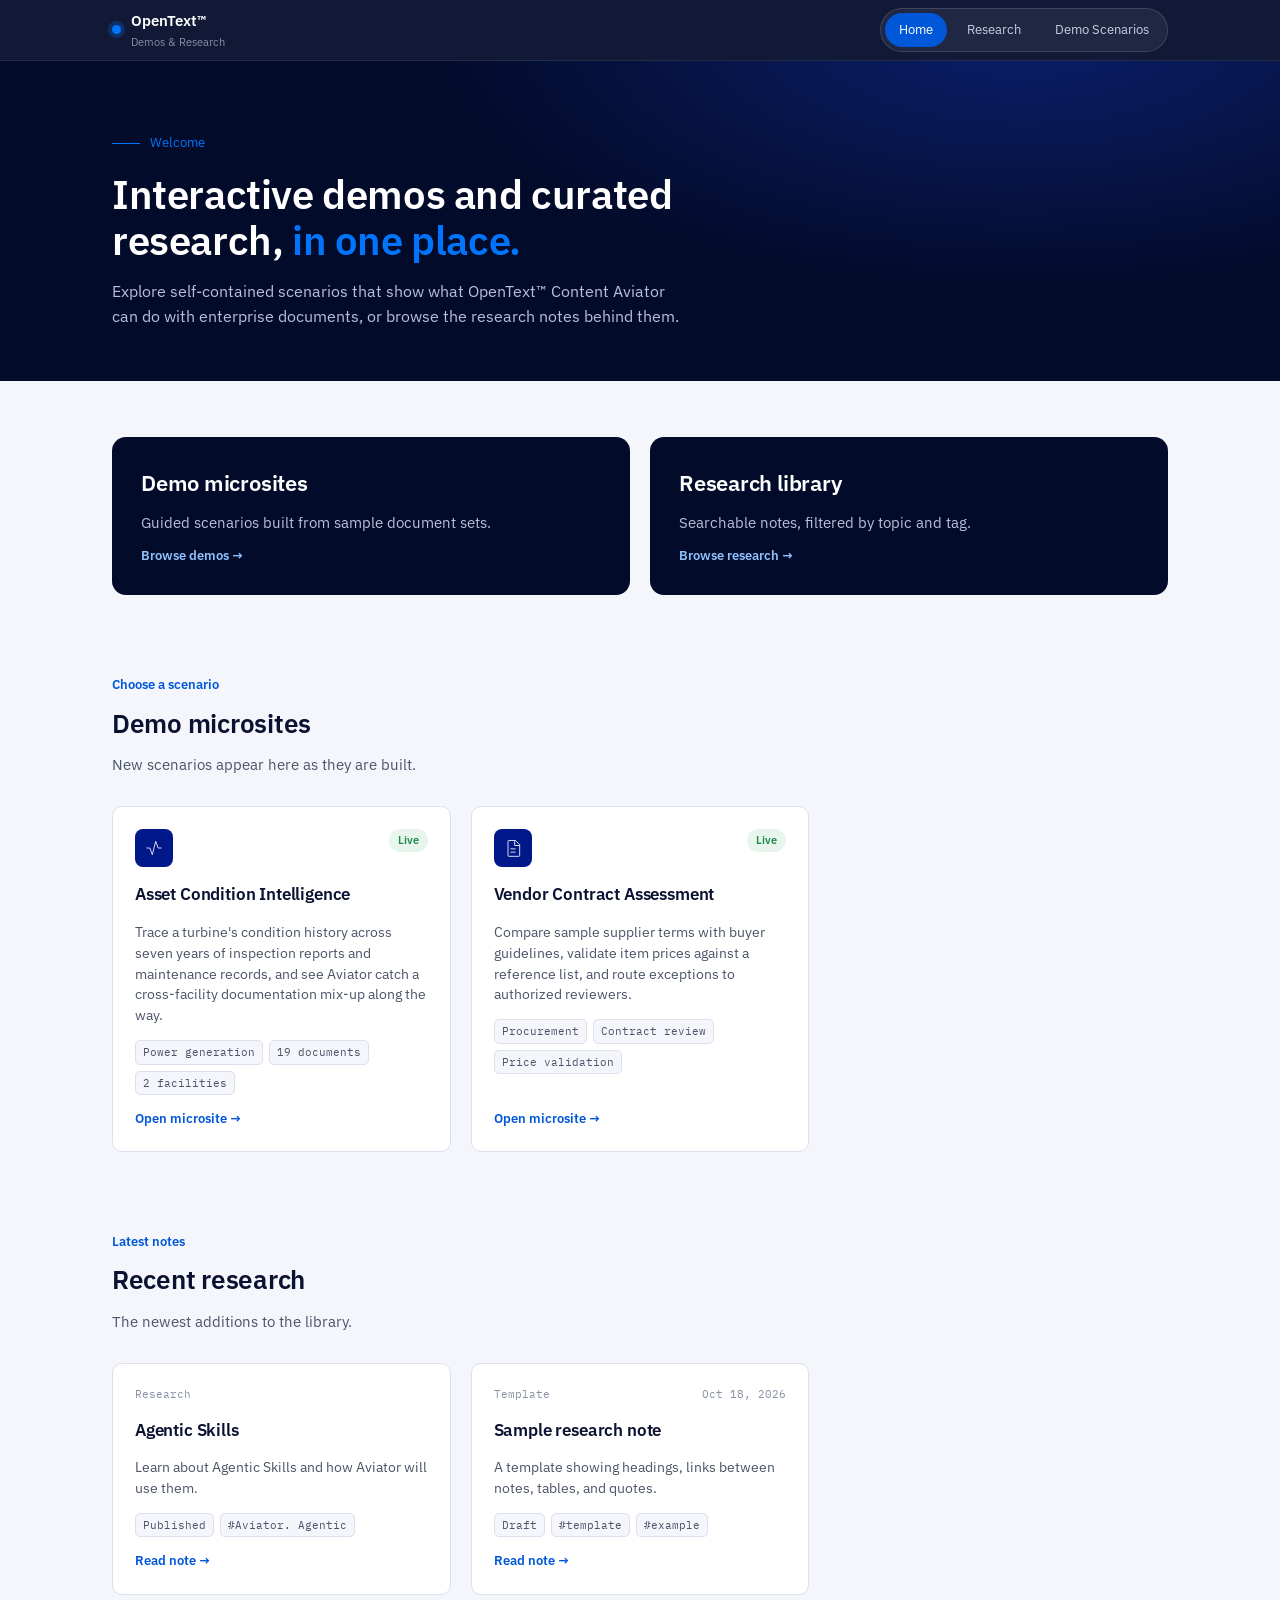
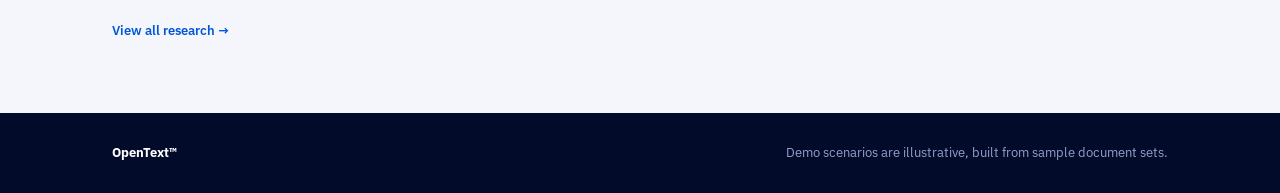
<file: index.html>
<!DOCTYPE html><html lang="en"><head><meta charset="UTF-8"><meta name="viewport" content="width=device-width, initial-scale=1.0">
<link rel="preconnect" href="https://fonts.googleapis.com"><link rel="preconnect" href="https://fonts.gstatic.com" crossorigin>
<link href="https://fonts.googleapis.com/css2?family=IBM+Plex+Sans:wght@400;500;600;700&family=IBM+Plex+Mono:wght@400;500;600&display=swap" rel="stylesheet">
<link rel="stylesheet" href="style.css"><title>OpenText Aviator · Demos &amp; Research</title></head><body>
<div class="menubar"><div class="wrap">
  <a class="brand" href="index.html"><span class="dot"></span><div>OpenText™<small>Demos &amp; Research</small></div></a>
  <nav class="site-select" aria-label="Site">
    <a href="index.html" class="active">Home</a>
    <a href="research.html">Research</a>
    <a href="aviator-microsite.html">Demo Scenarios</a>
  </nav>
</div></div>
<header class="hero"><div class="wrap">
  <div class="eyebrow-line"><span class="rule"></span>Welcome</div>
  <h1>Interactive demos and curated research, <span>in one place.</span></h1>
  <p class="sub">Explore self-contained scenarios that show what OpenText™ Content Aviator can do with enterprise documents, or browse the research notes behind them.</p>
</div></header>
<main>
<section><div class="wrap"><div class="paths">
  <a class="path" href="#demos"><h3>Demo microsites</h3><p>Guided scenarios built from sample document sets.</p><div class="go">Browse demos →</div></a>
  <a class="path" href="research.html"><h3>Research library</h3><p>Searchable notes, filtered by topic and tag.</p><div class="go">Browse research →</div></a>
</div></div></section>
<section id="demos"><div class="wrap">
  <div class="section-head"><div class="kicker">Choose a scenario</div><h2>Demo microsites</h2><p>New scenarios appear here as they are built.</p></div>
  <div class="grid">
    <a class="card" href="aviator-microsite.html">
      <div class="top"><div class="icon"><svg viewBox="0 0 24 24"><path d="M3 12h4l3 8 4-16 3 8h4"/></svg></div><span class="status live">Live</span></div>
      <h3>Asset Condition Intelligence</h3>
      <p class="desc">Trace a turbine's condition history across seven years of inspection reports and maintenance records, and see Aviator catch a cross-facility documentation mix-up along the way.</p>
      <div class="meta"><span>Power generation</span><span>19 documents</span><span>2 facilities</span></div>
      <div class="go">Open microsite →</div>
    </a>
    <a class="card" href="contract.html">
      <div class="top"><div class="icon"><svg viewBox="0 0 24 24"><path d="M7 3h8l5 5v13a1 1 0 0 1-1 1H7a1 1 0 0 1-1-1V4a1 1 0 0 1 1-1z"/><path d="M14 3v6h6M9 13h6M9 17h6"/></svg></div><span class="status live">Live</span></div>
      <h3>Vendor Contract Assessment</h3>
      <p class="desc">Compare sample supplier terms with buyer guidelines, validate item prices against a reference list, and route exceptions to authorized reviewers.</p>
      <div class="meta"><span>Procurement</span><span>Contract review</span><span>Price validation</span></div>
      <div class="go">Open microsite →</div>
    </a>
</div></section>
<section><div class="wrap">
  <div class="section-head"><div class="kicker">Latest notes</div><h2>Recent research</h2><p>The newest additions to the library.</p></div>
  <div class="grid" id="latest"></div>
  <p style="margin-top:22px"><a class="go" href="research.html">View all research →</a></p>
</div></section>
</main>
<footer><div class="wrap"><div><strong>OpenText™</strong></div><div>Demo scenarios are illustrative, built from sample document sets.</div></div></footer>
<script src="research-data.js"></script><script src="site.js"></script>
<script>var L=document.getElementById("latest");try{L.innerHTML=sorted().slice(0,3).map(card).join("")||"<p class=empty>No research published yet.</p>"}catch(e){L.innerHTML="<p class=empty>The research list could not load. Make sure site.js and research-data.js are in the same folder as this page.</p>"}</script></body></html>
</file>
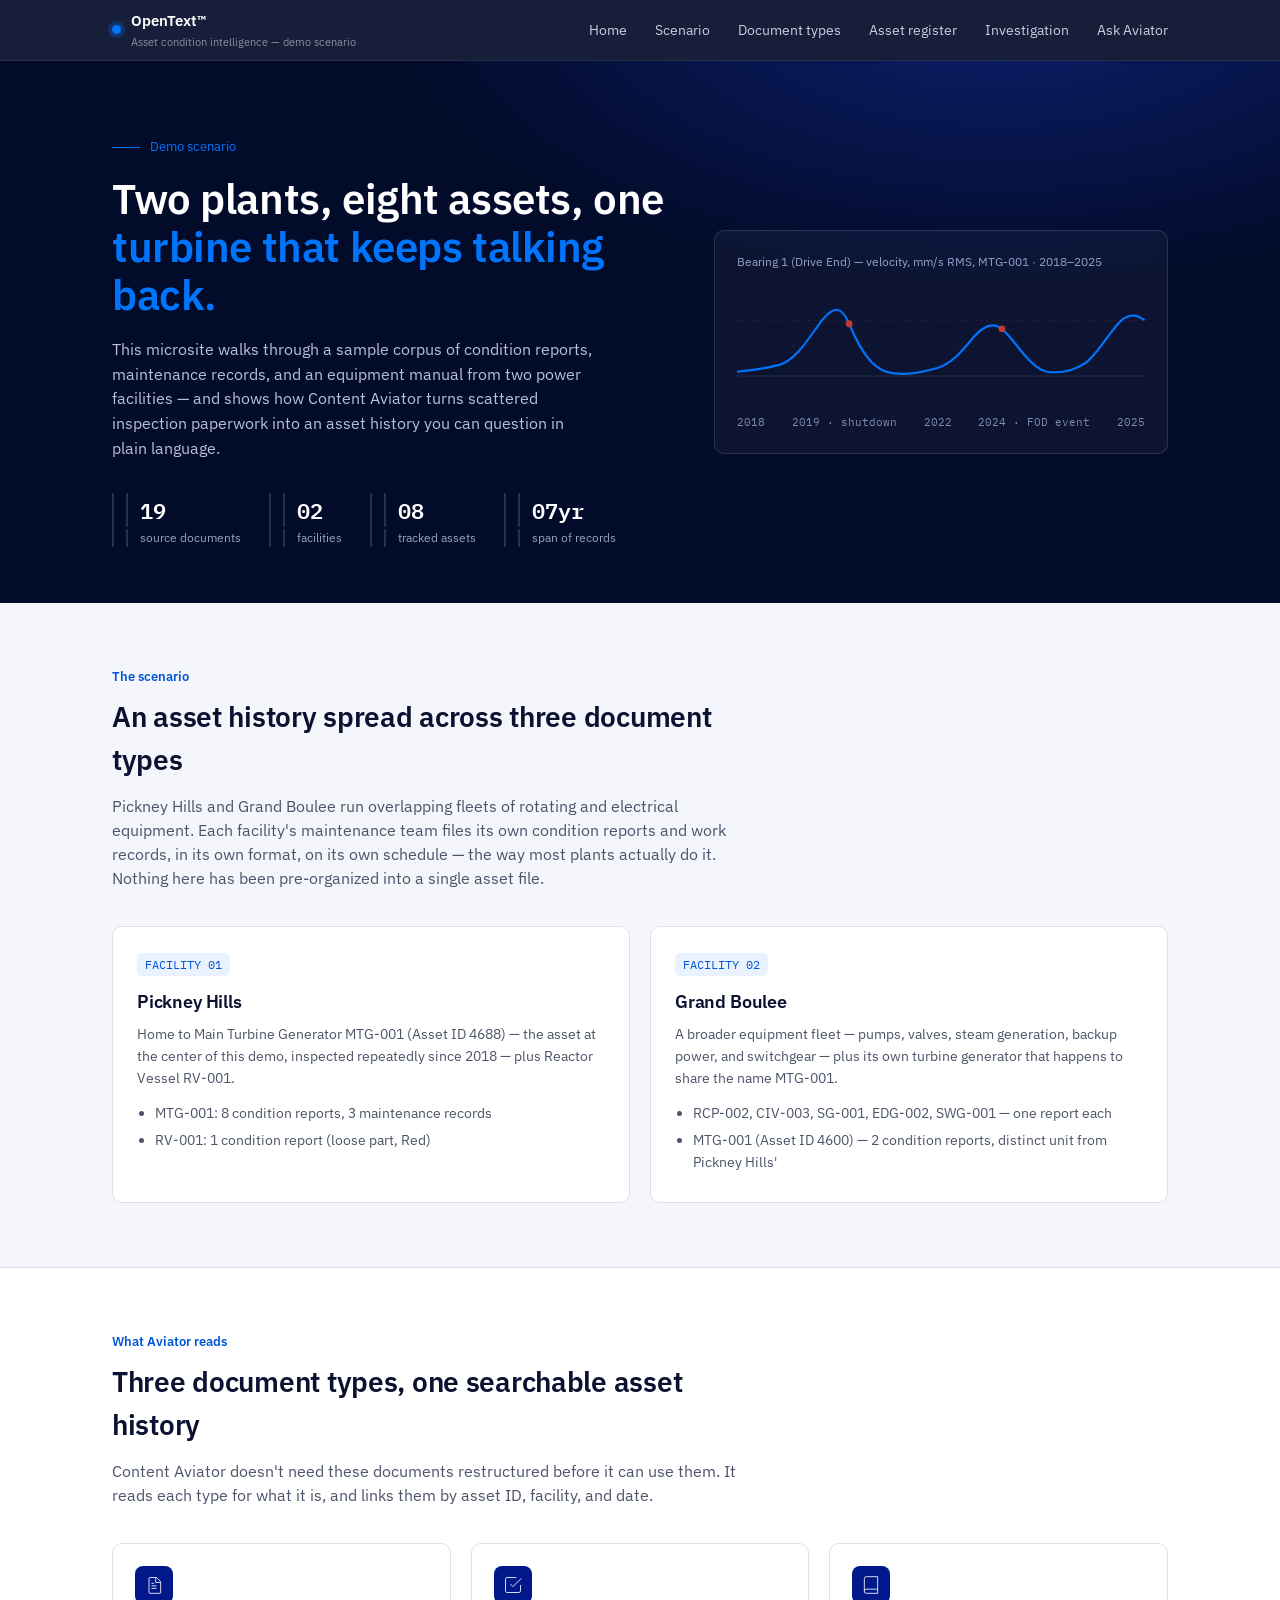
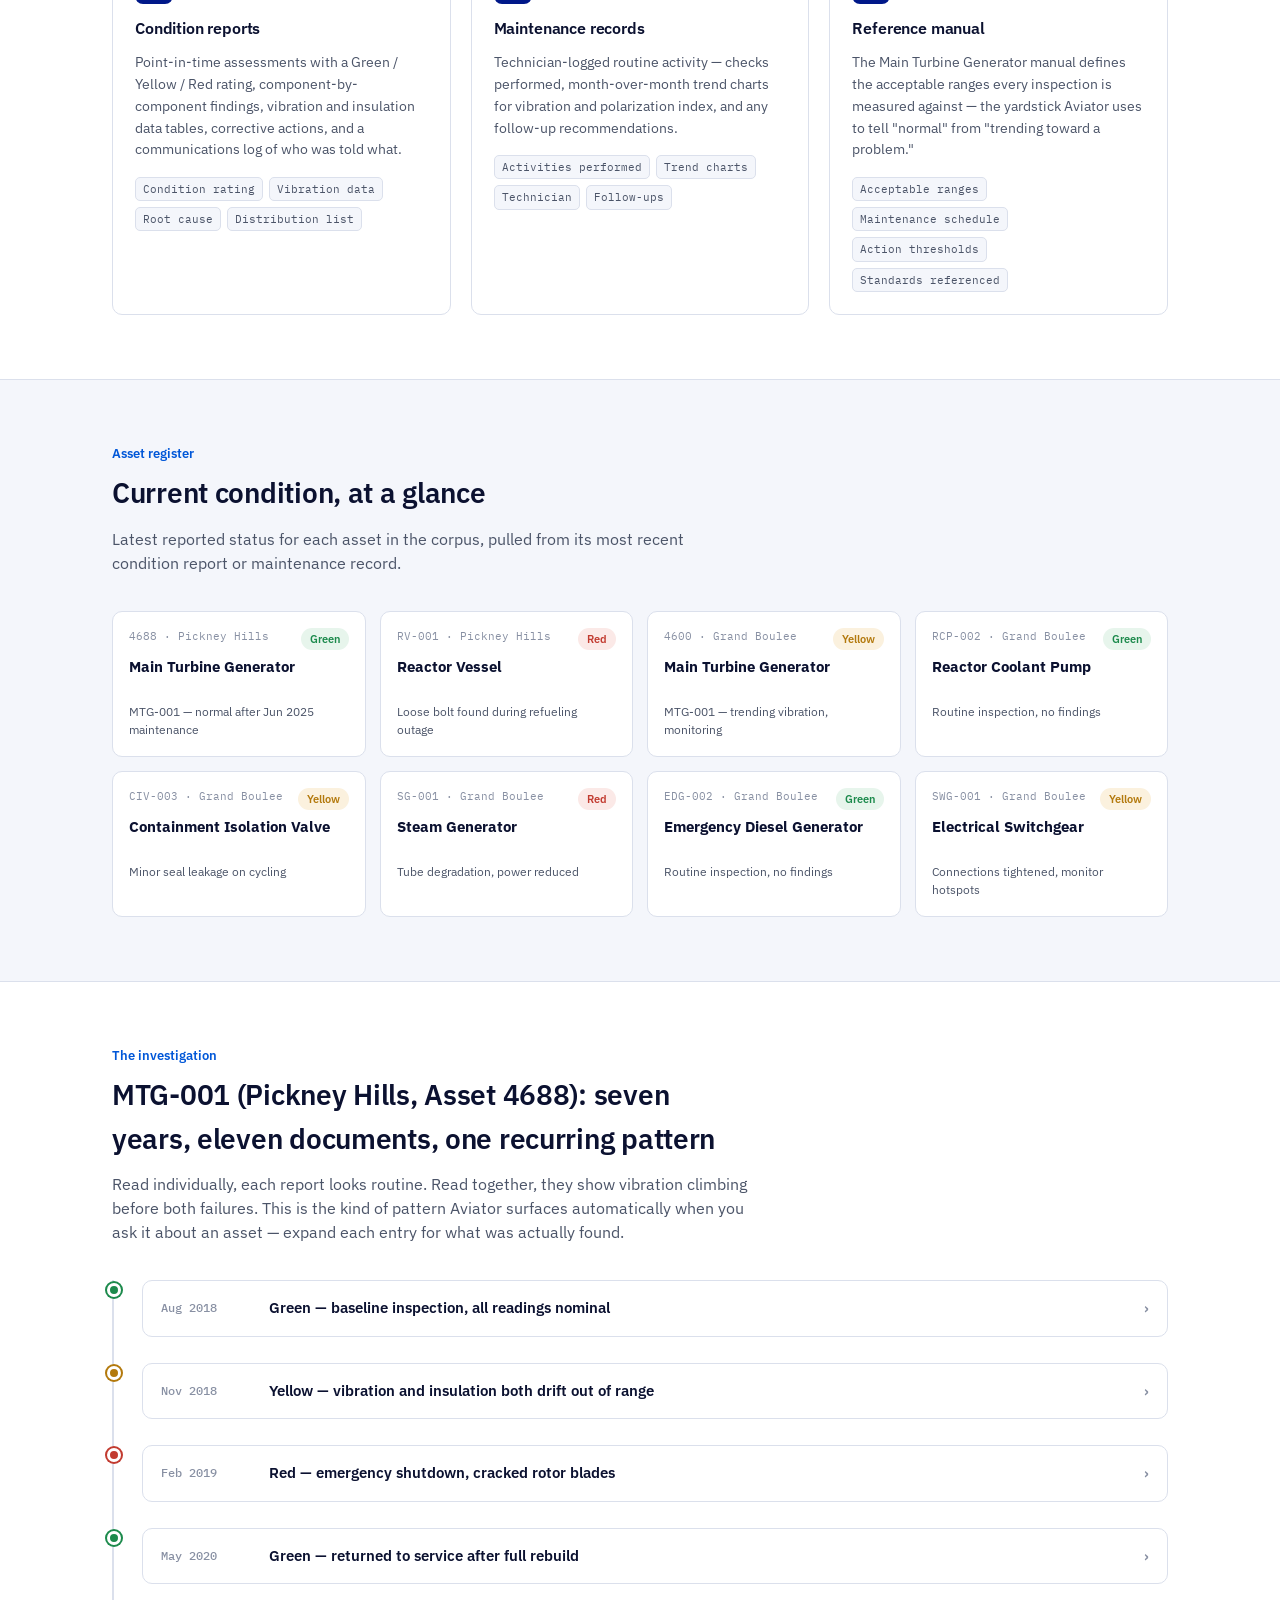
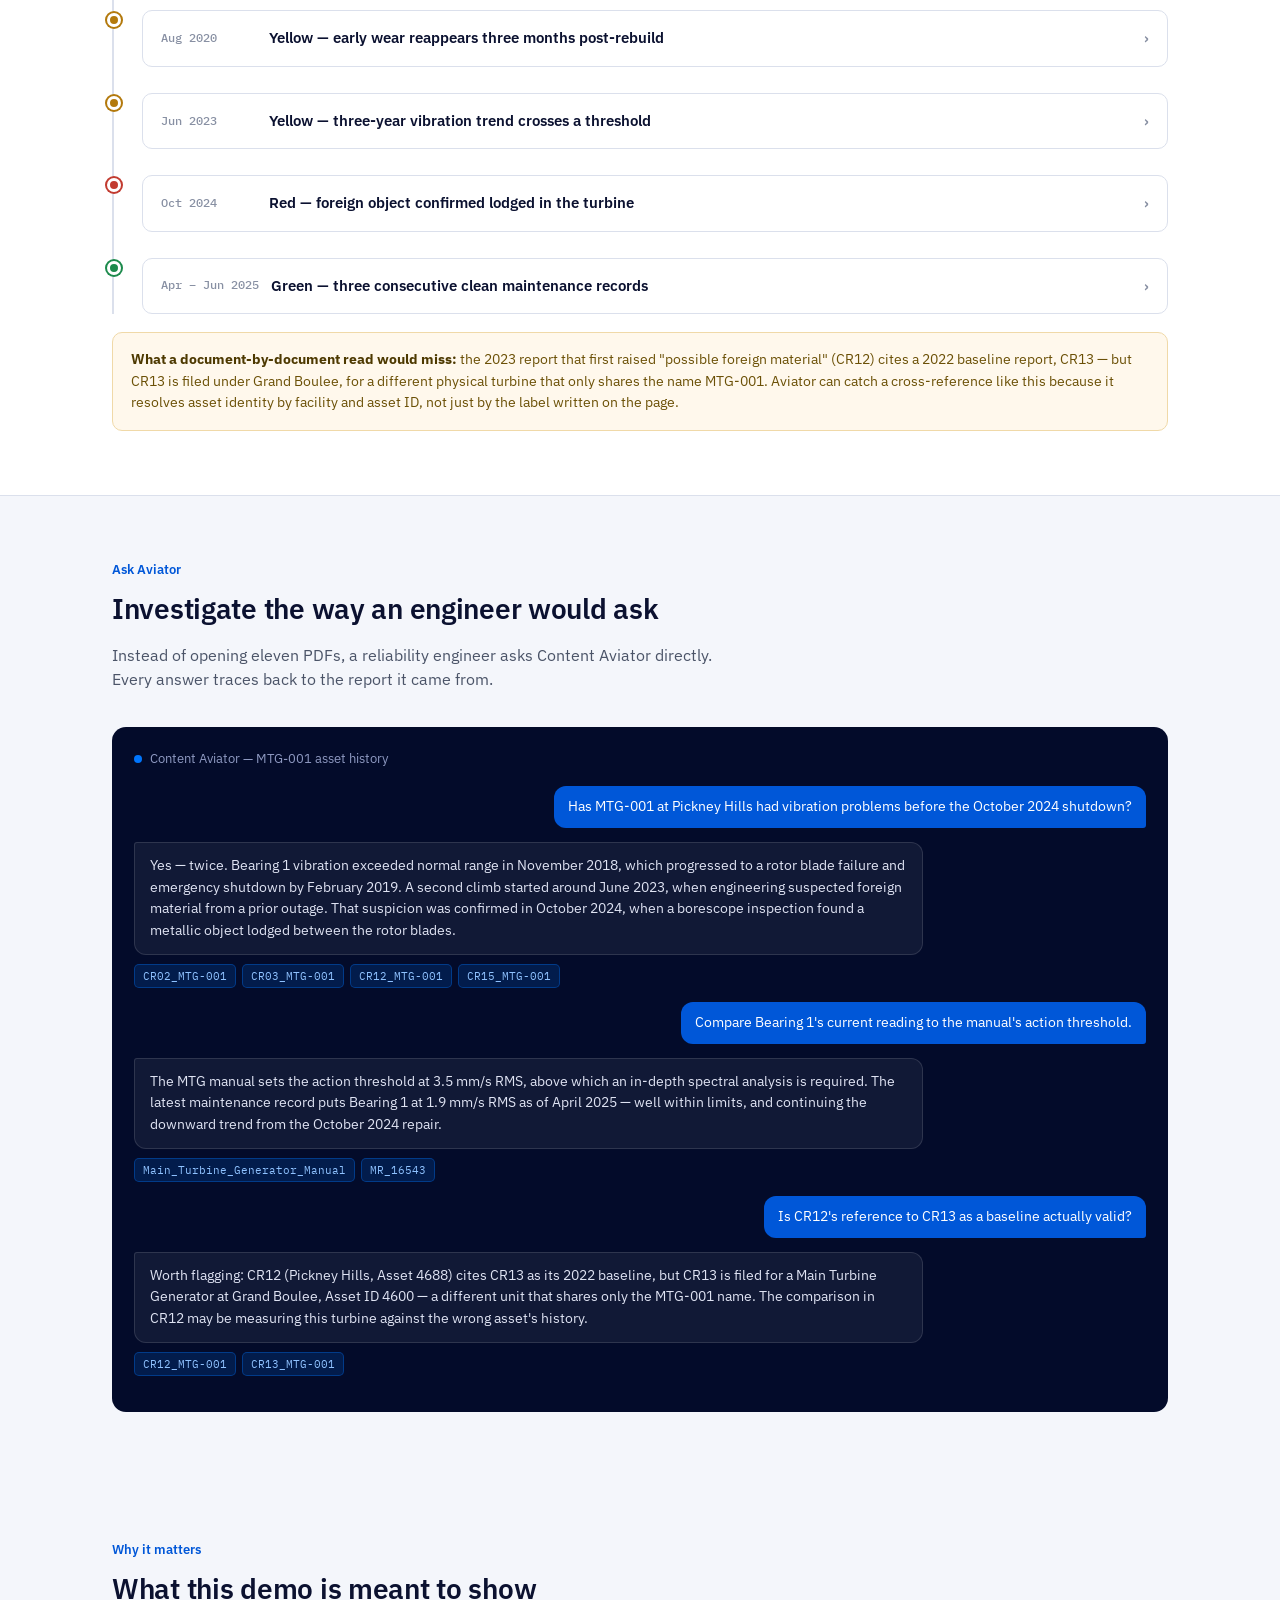
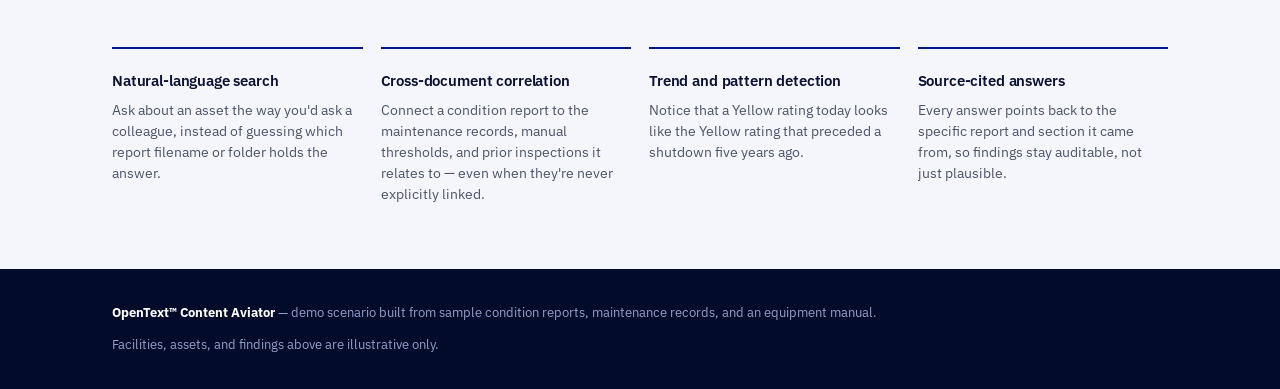
<file: aviator-microsite.html>
<!DOCTYPE html>
<html lang="en">
<head>
<meta charset="UTF-8">
<meta name="viewport" content="width=device-width, initial-scale=1.0">
<title>Content Aviator · Asset Intelligence Demo</title>
<link rel="preconnect" href="https://fonts.googleapis.com">
<link rel="preconnect" href="https://fonts.gstatic.com" crossorigin>
<link href="https://fonts.googleapis.com/css2?family=IBM+Plex+Sans:wght@400;500;600;700&family=IBM+Plex+Mono:wght@400;500;600&display=swap" rel="stylesheet">
<style>
  :root{
    --navy-950:#030b2a;
    --navy-900:#001889;
    --blue-600:#0057d8;
    --blue-500:#0075fc;
    --ink:#0b1130;
    --slate-600:#4b5468;
    --slate-400:#8890a3;
    --slate-200:#dbe0ec;
    --bg:#f4f6fb;
    --panel:#ffffff;
    --green:#1c8a4c;
    --green-bg:#e7f5ec;
    --amber:#b3790c;
    --amber-bg:#fbf1de;
    --red:#c23b30;
    --red-bg:#fbe9e7;
    --radius:10px;
  }
  *{box-sizing:border-box;}
  html{scroll-behavior:smooth;}
  body{
    margin:0;
    font-family:'IBM Plex Sans', sans-serif;
    color:var(--ink);
    background:var(--bg);
    line-height:1.55;
  }
  .mono{font-family:'IBM Plex Mono', monospace;}
  a{color:inherit;}
  img{max-width:100%;}
  .wrap{max-width:1120px;margin:0 auto;padding:0 32px;}
  h1,h2,h3,h4{margin:0;font-weight:600;letter-spacing:-0.01em;}
  p{margin:0;}

  /* NAV */
  .nav{
    position:sticky; top:0; z-index:50;
    background:rgba(3,11,42,0.92);
    backdrop-filter:blur(6px);
    border-bottom:1px solid rgba(255,255,255,0.08);
  }
  .nav .wrap{display:flex; align-items:center; justify-content:space-between; height:60px;}
  .brand{display:flex; align-items:center; gap:10px; color:#fff; font-weight:600; font-size:15px;}
  .brand .dot{width:9px; height:9px; border-radius:50%; background:var(--blue-500); box-shadow:0 0 0 4px rgba(0,117,252,0.25);}
  .brand small{display:block; font-weight:400; color:var(--slate-400); font-size:11px; margin-top:1px;}
  .navlinks{display:flex; gap:28px; font-size:13.5px;}
  .navlinks a{color:#c9cee0; text-decoration:none;}
  .navlinks a:hover{color:#fff;}
  @media (max-width:760px){.navlinks{display:none;}}

  /* HERO */
  .hero{
    background:radial-gradient(1100px 500px at 78% -10%, #0a1f6b 0%, var(--navy-950) 55%), var(--navy-950);
    color:#fff;
    padding:76px 0 56px;
    position:relative;
    overflow:hidden;
  }
  .hero .wrap{display:grid; grid-template-columns:1.1fr 0.9fr; gap:48px; align-items:center;}
  @media (max-width:900px){.hero .wrap{grid-template-columns:1fr;}}
  .eyebrow-line{display:flex;align-items:center;gap:10px;color:var(--blue-500);font-size:13px;margin-bottom:18px;}
  .eyebrow-line .rule{width:28px;height:1px;background:var(--blue-500);}
  .hero h1{font-size:42px; line-height:1.14; max-width:560px;}
  .hero h1 span{color:var(--blue-500);}
  .hero p.sub{margin-top:18px; max-width:480px; color:#b9c0da; font-size:16px;}
  .hero-stats{display:flex; gap:28px; margin-top:32px; flex-wrap:wrap;}
  .hero-stats div{border-left:2px solid rgba(255,255,255,0.15); padding-left:12px;}
  .hero-stats .num{font-family:'IBM Plex Mono',monospace; font-size:22px; font-weight:600;}
  .hero-stats .lbl{font-size:12px; color:#9aa2c0; margin-top:2px;}

  .scope-panel{
    background:rgba(255,255,255,0.04);
    border:1px solid rgba(255,255,255,0.12);
    border-radius:var(--radius);
    padding:22px;
  }
  .scope-panel .cap{font-size:12px; color:#93a0cc; text-transform:none; margin-bottom:14px;}
  .waveform{width:100%; height:120px; display:block;}
  .scope-legend{display:flex; justify-content:space-between; font-family:'IBM Plex Mono',monospace; font-size:11px; color:#7f8ab0; margin-top:8px;}

  /* SECTION shared */
  section{padding:64px 0;}
  .section-head{max-width:640px; margin-bottom:36px;}
  .kicker{font-size:12.5px; color:var(--blue-600); font-weight:600; margin-bottom:8px;}
  .section-head h2{font-size:28px;}
  .section-head p{margin-top:12px; color:var(--slate-600); font-size:15.5px;}

  /* SCENARIO */
  .facility-grid{display:grid; grid-template-columns:1fr 1fr; gap:20px;}
  @media (max-width:760px){.facility-grid{grid-template-columns:1fr;}}
  .facility-card{background:var(--panel); border:1px solid var(--slate-200); border-radius:var(--radius); padding:24px;}
  .facility-card h3{font-size:18px;}
  .facility-card .tag{display:inline-block; font-size:11.5px; font-family:'IBM Plex Mono',monospace; color:var(--blue-600); background:#eaf2ff; padding:3px 8px; border-radius:5px; margin-bottom:12px;}
  .facility-card ul{margin:14px 0 0; padding-left:18px; color:var(--slate-600); font-size:14px;}
  .facility-card li{margin-bottom:5px;}

  /* DOC TYPES */
  .doctype-grid{display:grid; grid-template-columns:repeat(3,1fr); gap:20px;}
  @media (max-width:900px){.doctype-grid{grid-template-columns:1fr;}}
  .doctype-card{background:var(--panel); border:1px solid var(--slate-200); border-radius:var(--radius); padding:22px; display:flex; flex-direction:column; gap:12px;}
  .doctype-card .icon{width:38px;height:38px;border-radius:8px;background:var(--navy-900);display:flex;align-items:center;justify-content:center;}
  .doctype-card .icon svg{width:20px;height:20px;stroke:#fff;fill:none;}
  .doctype-card h4{font-size:16px;}
  .doctype-card p{color:var(--slate-600); font-size:14px;}
  .doctype-card .fields{display:flex; flex-wrap:wrap; gap:6px; margin-top:4px;}
  .doctype-card .fields span{font-family:'IBM Plex Mono',monospace; font-size:10.5px; background:var(--bg); border:1px solid var(--slate-200); color:var(--slate-600); padding:3px 7px; border-radius:5px;}

  /* ASSET REGISTER */
  .asset-grid{display:grid; grid-template-columns:repeat(4,1fr); gap:14px;}
  @media (max-width:900px){.asset-grid{grid-template-columns:repeat(2,1fr);}}
  @media (max-width:560px){.asset-grid{grid-template-columns:1fr;}}
  .asset-card{background:var(--panel); border:1px solid var(--slate-200); border-radius:var(--radius); padding:16px; position:relative;}
  .asset-card .top{display:flex; justify-content:space-between; align-items:flex-start;}
  .asset-card .id{font-family:'IBM Plex Mono',monospace; font-size:11px; color:var(--slate-400);}
  .asset-card h5{font-size:14.5px; margin-top:6px;}
  .asset-card .facility{font-size:12px; color:var(--slate-600); margin-top:2px;}
  .chip{font-size:10.5px; font-weight:600; padding:3px 9px; border-radius:20px; white-space:nowrap;}
  .chip.green{background:var(--green-bg); color:var(--green);}
  .chip.yellow{background:var(--amber-bg); color:var(--amber);}
  .chip.red{background:var(--red-bg); color:var(--red);}

  /* TIMELINE */
  .timeline{position:relative; margin-top:8px; padding-left:28px; border-left:2px solid var(--slate-200);}
  .t-item{position:relative; padding-bottom:26px;}
  .t-item:last-child{padding-bottom:0;}
  .t-dot{position:absolute; left:-35px; top:3px; width:14px; height:14px; border-radius:50%; border:3px solid #fff; box-shadow:0 0 0 2px currentColor;}
  .t-dot.green{color:var(--green); background:var(--green);}
  .t-dot.yellow{color:var(--amber); background:var(--amber);}
  .t-dot.red{color:var(--red); background:var(--red);}
  .t-card{background:var(--panel); border:1px solid var(--slate-200); border-radius:var(--radius); padding:16px 18px;}
  .t-card summary{cursor:pointer; list-style:none; display:flex; justify-content:space-between; align-items:center; gap:12px; font-weight:600; font-size:14.5px;}
  .t-card summary::-webkit-details-marker{display:none;}
  .t-card summary .date{font-family:'IBM Plex Mono',monospace; font-weight:500; font-size:12px; color:var(--slate-400); min-width:96px;}
  .t-card summary .title{flex:1;}
  .t-card summary .arrow{transition:transform .18s ease; color:var(--slate-400);}
  .t-card[open] summary .arrow{transform:rotate(90deg);}
  .t-card .body{margin-top:12px; padding-top:12px; border-top:1px solid var(--slate-200); color:var(--slate-600); font-size:14px;}
  .t-card .body .src{display:inline-block; margin-top:10px; font-family:'IBM Plex Mono',monospace; font-size:11px; color:var(--blue-600); background:#eaf2ff; padding:3px 8px; border-radius:5px;}
  .callout{margin-top:18px; background:#fff8ec; border:1px solid #f0d9a8; border-radius:var(--radius); padding:16px 18px; font-size:14px; color:#6b5006;}
  .callout b{color:#4d3900;}

  /* AVIATOR CHAT */
  .chat-shell{background:var(--navy-950); border-radius:14px; padding:22px; color:#fff;}
  .chat-shell .chat-top{display:flex; align-items:center; gap:8px; margin-bottom:18px; font-size:12.5px; color:#8f9ac2;}
  .chat-shell .chat-top .dot{width:8px;height:8px;border-radius:50%;background:var(--blue-500);}
  .msg{max-width:78%; margin-bottom:14px; font-size:14px;}
  .msg.user{margin-left:auto; text-align:right;}
  .msg.user .bubble{background:var(--blue-600); color:#fff; border-radius:12px 12px 3px 12px; padding:10px 14px; display:inline-block; text-align:left;}
  .msg.bot .bubble{background:rgba(255,255,255,0.06); border:1px solid rgba(255,255,255,0.12); border-radius:3px 12px 12px 12px; padding:12px 15px; color:#dfe3f3;}
  .msg.bot .cites{margin-top:9px; display:flex; gap:6px; flex-wrap:wrap;}
  .msg.bot .cites span{font-family:'IBM Plex Mono',monospace; font-size:10.5px; background:rgba(0,117,252,0.16); color:#8fc2ff; padding:3px 8px; border-radius:5px; border:1px solid rgba(0,117,252,0.35);}

  /* CAPABILITIES */
  .cap-grid{display:grid; grid-template-columns:repeat(4,1fr); gap:18px;}
  @media (max-width:900px){.cap-grid{grid-template-columns:repeat(2,1fr);}}
  @media (max-width:560px){.cap-grid{grid-template-columns:1fr;}}
  .cap-card{padding:20px 0 0; border-top:2px solid var(--navy-900);}
  .cap-card h4{font-size:15px; margin-bottom:8px;}
  .cap-card p{font-size:13.5px; color:var(--slate-600);}

  footer{background:var(--navy-950); color:#93a0cc; padding:34px 0; font-size:13px;}
  footer .wrap{display:flex; justify-content:space-between; align-items:center; flex-wrap:wrap; gap:12px;}
  footer strong{color:#fff;}
</style>
</head>
<body>

<nav class="nav">
  <div class="wrap">
    <div class="brand"><span class="dot"></span><div>OpenText™<small>Asset condition intelligence — demo scenario</small></div></div>
    <div class="navlinks">
      <a href="index.html">Home</a>
      <a href="#scenario">Scenario</a>
      <a href="#documents">Document types</a>
      <a href="#register">Asset register</a>
      <a href="#timeline">Investigation</a>
      <a href="#ask">Ask Aviator</a>
    </div>
  </div>
</nav>

<header class="hero">
  <div class="wrap">
    <div>
      <div class="eyebrow-line"><span class="rule"></span>Demo scenario</div>
      <h1>Two plants, eight assets, one <span>turbine that keeps talking back.</span></h1>
      <p class="sub">This microsite walks through a sample corpus of condition reports, maintenance records, and an equipment manual from two power facilities — and shows how Content Aviator turns scattered inspection paperwork into an asset history you can question in plain language.</p>
      <div class="hero-stats">
        <div><div class="num">19</div><div class="lbl">source documents</div></div>
        <div><div class="num">02</div><div class="lbl">facilities</div></div>
        <div><div class="num">08</div><div class="lbl">tracked assets</div></div>
        <div><div class="num">07yr</div><div class="lbl">span of records</div></div>
      </div>
    </div>
    <div class="scope-panel">
      <div class="cap">Bearing 1 (Drive End) — velocity, mm/s RMS, MTG-001 · 2018–2025</div>
      <svg class="waveform" viewBox="0 0 480 140" preserveAspectRatio="none">
        <line x1="0" y1="105" x2="480" y2="105" stroke="rgba(255,255,255,0.12)" stroke-width="1"/>
        <line x1="0" y1="70" x2="480" y2="70" stroke="rgba(255,255,255,0.08)" stroke-width="1" stroke-dasharray="2 4"/>
        <line x1="0" y1="40" x2="480" y2="40" stroke="rgba(200,60,45,0.35)" stroke-width="1" stroke-dasharray="2 4"/>
        <!-- trace: readings roughly 2.1,3.2(spike),(post-repair)2.0,2.7,3.1(spike),1.9(repair) -->
        <path d="M0,100 C20,98 35,96 50,92 C70,86 85,60 100,40 C112,26 122,20 132,44 C150,86 165,100 185,102
                 C205,104 220,100 235,96 C255,90 268,72 280,58 C292,46 302,42 312,50 C330,66 345,96 365,100
                 C380,102 395,100 410,90 C425,80 440,50 455,38 C465,32 472,34 480,40"
              fill="none" stroke="#0075fc" stroke-width="2.5"/>
        <circle cx="132" cy="44" r="4" fill="#c23b30"/>
        <circle cx="312" cy="50" r="4" fill="#c23b30"/>
      </svg>
      <div class="scope-legend"><span>2018</span><span>2019 · shutdown</span><span>2022</span><span>2024 · FOD event</span><span>2025</span></div>
    </div>
  </div>
</header>

<main>

  <section id="scenario">
    <div class="wrap">
      <div class="section-head">
        <div class="kicker">The scenario</div>
        <h2>An asset history spread across three document types</h2>
        <p>Pickney Hills and Grand Boulee run overlapping fleets of rotating and electrical equipment. Each facility's maintenance team files its own condition reports and work records, in its own format, on its own schedule — the way most plants actually do it. Nothing here has been pre-organized into a single asset file.</p>
      </div>
      <div class="facility-grid">
        <div class="facility-card">
          <span class="tag">FACILITY 01</span>
          <h3>Pickney Hills</h3>
          <p style="color:var(--slate-600); font-size:14px; margin-top:8px;">Home to Main Turbine Generator MTG-001 (Asset ID 4688) — the asset at the center of this demo, inspected repeatedly since 2018 — plus Reactor Vessel RV-001.</p>
          <ul>
            <li>MTG-001: 8 condition reports, 3 maintenance records</li>
            <li>RV-001: 1 condition report (loose part, Red)</li>
          </ul>
        </div>
        <div class="facility-card">
          <span class="tag">FACILITY 02</span>
          <h3>Grand Boulee</h3>
          <p style="color:var(--slate-600); font-size:14px; margin-top:8px;">A broader equipment fleet — pumps, valves, steam generation, backup power, and switchgear — plus its own turbine generator that happens to share the name MTG-001.</p>
          <ul>
            <li>RCP-002, CIV-003, SG-001, EDG-002, SWG-001 — one report each</li>
            <li>MTG-001 (Asset ID 4600) — 2 condition reports, distinct unit from Pickney Hills'</li>
          </ul>
        </div>
      </div>
    </div>
  </section>

  <section id="documents" style="background:var(--panel); border-top:1px solid var(--slate-200); border-bottom:1px solid var(--slate-200);">
    <div class="wrap">
      <div class="section-head">
        <div class="kicker">What Aviator reads</div>
        <h2>Three document types, one searchable asset history</h2>
        <p>Content Aviator doesn't need these documents restructured before it can use them. It reads each type for what it is, and links them by asset ID, facility, and date.</p>
      </div>
      <div class="doctype-grid">
        <div class="doctype-card">
          <div class="icon"><svg viewBox="0 0 24 24"><path d="M7 3h8l5 5v13a1 1 0 0 1-1 1H7a1 1 0 0 1-1-1V4a1 1 0 0 1 1-1z"/><path d="M14 3v6h6"/><path d="M9 13h6M9 16h6M9 10h3"/></svg></div>
          <h4>Condition reports</h4>
          <p>Point-in-time assessments with a Green / Yellow / Red rating, component-by-component findings, vibration and insulation data tables, corrective actions, and a communications log of who was told what.</p>
          <div class="fields"><span>Condition rating</span><span>Vibration data</span><span>Root cause</span><span>Distribution list</span></div>
        </div>
        <div class="doctype-card">
          <div class="icon"><svg viewBox="0 0 24 24"><path d="M9 11l3 3L22 4"/><path d="M21 12v7a2 2 0 0 1-2 2H5a2 2 0 0 1-2-2V5a2 2 0 0 1 2-2h11"/></svg></div>
          <h4>Maintenance records</h4>
          <p>Technician-logged routine activity — checks performed, month-over-month trend charts for vibration and polarization index, and any follow-up recommendations.</p>
          <div class="fields"><span>Activities performed</span><span>Trend charts</span><span>Technician</span><span>Follow-ups</span></div>
        </div>
        <div class="doctype-card">
          <div class="icon"><svg viewBox="0 0 24 24"><path d="M4 19.5A2.5 2.5 0 0 1 6.5 17H20"/><path d="M6.5 2H20v20H6.5A2.5 2.5 0 0 1 4 19.5v-15A2.5 2.5 0 0 1 6.5 2z"/></svg></div>
          <h4>Reference manual</h4>
          <p>The Main Turbine Generator manual defines the acceptable ranges every inspection is measured against — the yardstick Aviator uses to tell "normal" from "trending toward a problem."</p>
          <div class="fields"><span>Acceptable ranges</span><span>Maintenance schedule</span><span>Action thresholds</span><span>Standards referenced</span></div>
        </div>
      </div>
    </div>
  </section>

  <section id="register">
    <div class="wrap">
      <div class="section-head">
        <div class="kicker">Asset register</div>
        <h2>Current condition, at a glance</h2>
        <p>Latest reported status for each asset in the corpus, pulled from its most recent condition report or maintenance record.</p>
      </div>
      <div class="asset-grid">
        <div class="asset-card"><div class="top"><span class="id">4688 · Pickney Hills</span><span class="chip green">Green</span></div><h5>Main Turbine Generator</h5><div class="facility">MTG-001 — normal after Jun 2025 maintenance</div></div>
        <div class="asset-card"><div class="top"><span class="id">RV-001 · Pickney Hills</span><span class="chip red">Red</span></div><h5>Reactor Vessel</h5><div class="facility">Loose bolt found during refueling outage</div></div>
        <div class="asset-card"><div class="top"><span class="id">4600 · Grand Boulee</span><span class="chip yellow">Yellow</span></div><h5>Main Turbine Generator</h5><div class="facility">MTG-001 — trending vibration, monitoring</div></div>
        <div class="asset-card"><div class="top"><span class="id">RCP-002 · Grand Boulee</span><span class="chip green">Green</span></div><h5>Reactor Coolant Pump</h5><div class="facility">Routine inspection, no findings</div></div>
        <div class="asset-card"><div class="top"><span class="id">CIV-003 · Grand Boulee</span><span class="chip yellow">Yellow</span></div><h5>Containment Isolation Valve</h5><div class="facility">Minor seal leakage on cycling</div></div>
        <div class="asset-card"><div class="top"><span class="id">SG-001 · Grand Boulee</span><span class="chip red">Red</span></div><h5>Steam Generator</h5><div class="facility">Tube degradation, power reduced</div></div>
        <div class="asset-card"><div class="top"><span class="id">EDG-002 · Grand Boulee</span><span class="chip green">Green</span></div><h5>Emergency Diesel Generator</h5><div class="facility">Routine inspection, no findings</div></div>
        <div class="asset-card"><div class="top"><span class="id">SWG-001 · Grand Boulee</span><span class="chip yellow">Yellow</span></div><h5>Electrical Switchgear</h5><div class="facility">Connections tightened, monitor hotspots</div></div>
      </div>
    </div>
  </section>

  <section id="timeline" style="background:var(--panel); border-top:1px solid var(--slate-200); border-bottom:1px solid var(--slate-200);">
    <div class="wrap">
      <div class="section-head">
        <div class="kicker">The investigation</div>
        <h2>MTG-001 (Pickney Hills, Asset 4688): seven years, eleven documents, one recurring pattern</h2>
        <p>Read individually, each report looks routine. Read together, they show vibration climbing before both failures. This is the kind of pattern Aviator surfaces automatically when you ask it about an asset — expand each entry for what was actually found.</p>
      </div>

      <div class="timeline">
        <div class="t-item"><span class="t-dot green"></span>
          <details class="t-card"><summary><span class="date">Aug 2018</span><span class="title">Green — baseline inspection, all readings nominal</span><span class="arrow">›</span></summary>
            <div class="body">Rotor blades, stator windings, bearings, and seals all within normal limits. Bearing 1 vibration: 2.1 mm/s RMS. Establishes the healthy baseline everything after it is measured against.<span class="src">CR01_MTG-001</span></div>
          </details>
        </div>
        <div class="t-item"><span class="t-dot yellow"></span>
          <details class="t-card"><summary><span class="date">Nov 2018</span><span class="title">Yellow — vibration and insulation both drift out of range</span><span class="arrow">›</span></summary>
            <div class="body">Bearing 1 vibration rises to 3.2 mm/s RMS; stator insulation resistance drops below the acceptable threshold on all three phases. Follow-up testing and a heat-exchanger cleaning are scheduled.<span class="src">CR02_MTG-001</span></div>
          </details>
        </div>
        <div class="t-item"><span class="t-dot red"></span>
          <details class="t-card"><summary><span class="date">Feb 2019</span><span class="title">Red — emergency shutdown, cracked rotor blades</span><span class="arrow">›</span></summary>
            <div class="body">The Yellow trend from November progressed to visible cracks in multiple rotor blades, overheated stator insulation, and cavitation damage in the cooling system. Unit shut down; full rotor, stator, and bearing replacement ordered.<span class="src">CR03_MTG-001</span></div>
          </details>
        </div>
        <div class="t-item"><span class="t-dot green"></span>
          <details class="t-card"><summary><span class="date">May 2020</span><span class="title">Green — returned to service after full rebuild</span><span class="arrow">›</span></summary>
            <div class="body">Rotor, stator windings, bearings, seals, and control software all replaced or renewed. Commissioning tests confirm the unit meets acceptance criteria before return to service.<span class="src">CR04_MTG-001</span></div>
          </details>
        </div>
        <div class="t-item"><span class="t-dot yellow"></span>
          <details class="t-card"><summary><span class="date">Aug 2020</span><span class="title">Yellow — early wear reappears three months post-rebuild</span><span class="arrow">›</span></summary>
            <div class="body">Modest vibration increase and a seal beginning to leak. Still within limits, but the maintenance team schedules closer monitoring rather than waiting for the next routine cycle.<span class="src">CR05_MTG-001</span></div>
          </details>
        </div>
        <div class="t-item"><span class="t-dot yellow"></span>
          <details class="t-card"><summary><span class="date">Jun 2023</span><span class="title">Yellow — three-year vibration trend crosses a threshold</span><span class="arrow">›</span></summary>
            <div class="body">Bearing 1 vibration has climbed from 2.0 to 2.7 mm/s RMS since the 2022 baseline; borescope inspection finds minor discoloration and deposits, but no cracking. Engineering flags possible foreign material introduced during a prior outage — a hypothesis that turns out to matter.<span class="src">CR12_MTG-001</span></div>
          </details>
        </div>
        <div class="t-item"><span class="t-dot red"></span>
          <details class="t-card"><summary><span class="date">Oct 2024</span><span class="title">Red — foreign object confirmed lodged in the turbine</span><span class="arrow">›</span></summary>
            <div class="body">Vibration in the low-pressure section spikes again. Borescope inspection recovers a metallic object between rotor blades, consistent with the foreign-material hypothesis raised sixteen months earlier. Preliminary finding: it likely entered during a prior maintenance outage.<span class="src">CR15_MTG-001</span></div>
          </details>
        </div>
        <div class="t-item"><span class="t-dot green"></span>
          <details class="t-card"><summary><span class="date">Apr – Jun 2025</span><span class="title">Green — three consecutive clean maintenance records</span><span class="arrow">›</span></summary>
            <div class="body">Following repair, Bearing 1 vibration trends back down (2.3 → 2.1 → 1.9 mm/s RMS across April and May), and June's inspection reports no findings at all — the asset stabilizes.<span class="src">MR_16543 · MR_23332 · MR_30908</span></div>
          </details>
        </div>
      </div>

      <div class="callout"><b>What a document-by-document read would miss:</b> the 2023 report that first raised "possible foreign material" (CR12) cites a 2022 baseline report, CR13 — but CR13 is filed under Grand Boulee, for a different physical turbine that only shares the name MTG-001. Aviator can catch a cross-reference like this because it resolves asset identity by facility and asset ID, not just by the label written on the page.</div>
    </div>
  </section>

  <section id="ask">
    <div class="wrap">
      <div class="section-head">
        <div class="kicker">Ask Aviator</div>
        <h2>Investigate the way an engineer would ask</h2>
        <p>Instead of opening eleven PDFs, a reliability engineer asks Content Aviator directly. Every answer traces back to the report it came from.</p>
      </div>
      <div class="chat-shell">
        <div class="chat-top"><span class="dot"></span>Content Aviator — MTG-001 asset history</div>

        <div class="msg user"><div class="bubble">Has MTG-001 at Pickney Hills had vibration problems before the October 2024 shutdown?</div></div>
        <div class="msg bot">
          <div class="bubble">Yes — twice. Bearing 1 vibration exceeded normal range in November 2018, which progressed to a rotor blade failure and emergency shutdown by February 2019. A second climb started around June 2023, when engineering suspected foreign material from a prior outage. That suspicion was confirmed in October 2024, when a borescope inspection found a metallic object lodged between the rotor blades.</div>
          <div class="cites"><span>CR02_MTG-001</span><span>CR03_MTG-001</span><span>CR12_MTG-001</span><span>CR15_MTG-001</span></div>
        </div>

        <div class="msg user"><div class="bubble">Compare Bearing 1's current reading to the manual's action threshold.</div></div>
        <div class="msg bot">
          <div class="bubble">The MTG manual sets the action threshold at 3.5 mm/s RMS, above which an in-depth spectral analysis is required. The latest maintenance record puts Bearing 1 at 1.9 mm/s RMS as of April 2025 — well within limits, and continuing the downward trend from the October 2024 repair.</div>
          <div class="cites"><span>Main_Turbine_Generator_Manual</span><span>MR_16543</span></div>
        </div>

        <div class="msg user"><div class="bubble">Is CR12's reference to CR13 as a baseline actually valid?</div></div>
        <div class="msg bot">
          <div class="bubble">Worth flagging: CR12 (Pickney Hills, Asset 4688) cites CR13 as its 2022 baseline, but CR13 is filed for a Main Turbine Generator at Grand Boulee, Asset ID 4600 — a different unit that shares only the MTG-001 name. The comparison in CR12 may be measuring this turbine against the wrong asset's history.</div>
          <div class="cites"><span>CR12_MTG-001</span><span>CR13_MTG-001</span></div>
        </div>
      </div>
    </div>
  </section>

  <section>
    <div class="wrap">
      <div class="section-head">
        <div class="kicker">Why it matters</div>
        <h2>What this demo is meant to show</h2>
      </div>
      <div class="cap-grid">
        <div class="cap-card">
          <h4>Natural-language search</h4>
          <p>Ask about an asset the way you'd ask a colleague, instead of guessing which report filename or folder holds the answer.</p>
        </div>
        <div class="cap-card">
          <h4>Cross-document correlation</h4>
          <p>Connect a condition report to the maintenance records, manual thresholds, and prior inspections it relates to — even when they're never explicitly linked.</p>
        </div>
        <div class="cap-card">
          <h4>Trend and pattern detection</h4>
          <p>Notice that a Yellow rating today looks like the Yellow rating that preceded a shutdown five years ago.</p>
        </div>
        <div class="cap-card">
          <h4>Source-cited answers</h4>
          <p>Every answer points back to the specific report and section it came from, so findings stay auditable, not just plausible.</p>
        </div>
      </div>
    </div>
  </section>

</main>

<footer>
  <div class="wrap">
    <div><strong>OpenText™ Content Aviator</strong> — demo scenario built from sample condition reports, maintenance records, and an equipment manual.</div>
    <div>Facilities, assets, and findings above are illustrative only.</div>
  </div>
</footer>

</body>
</html>
</file>
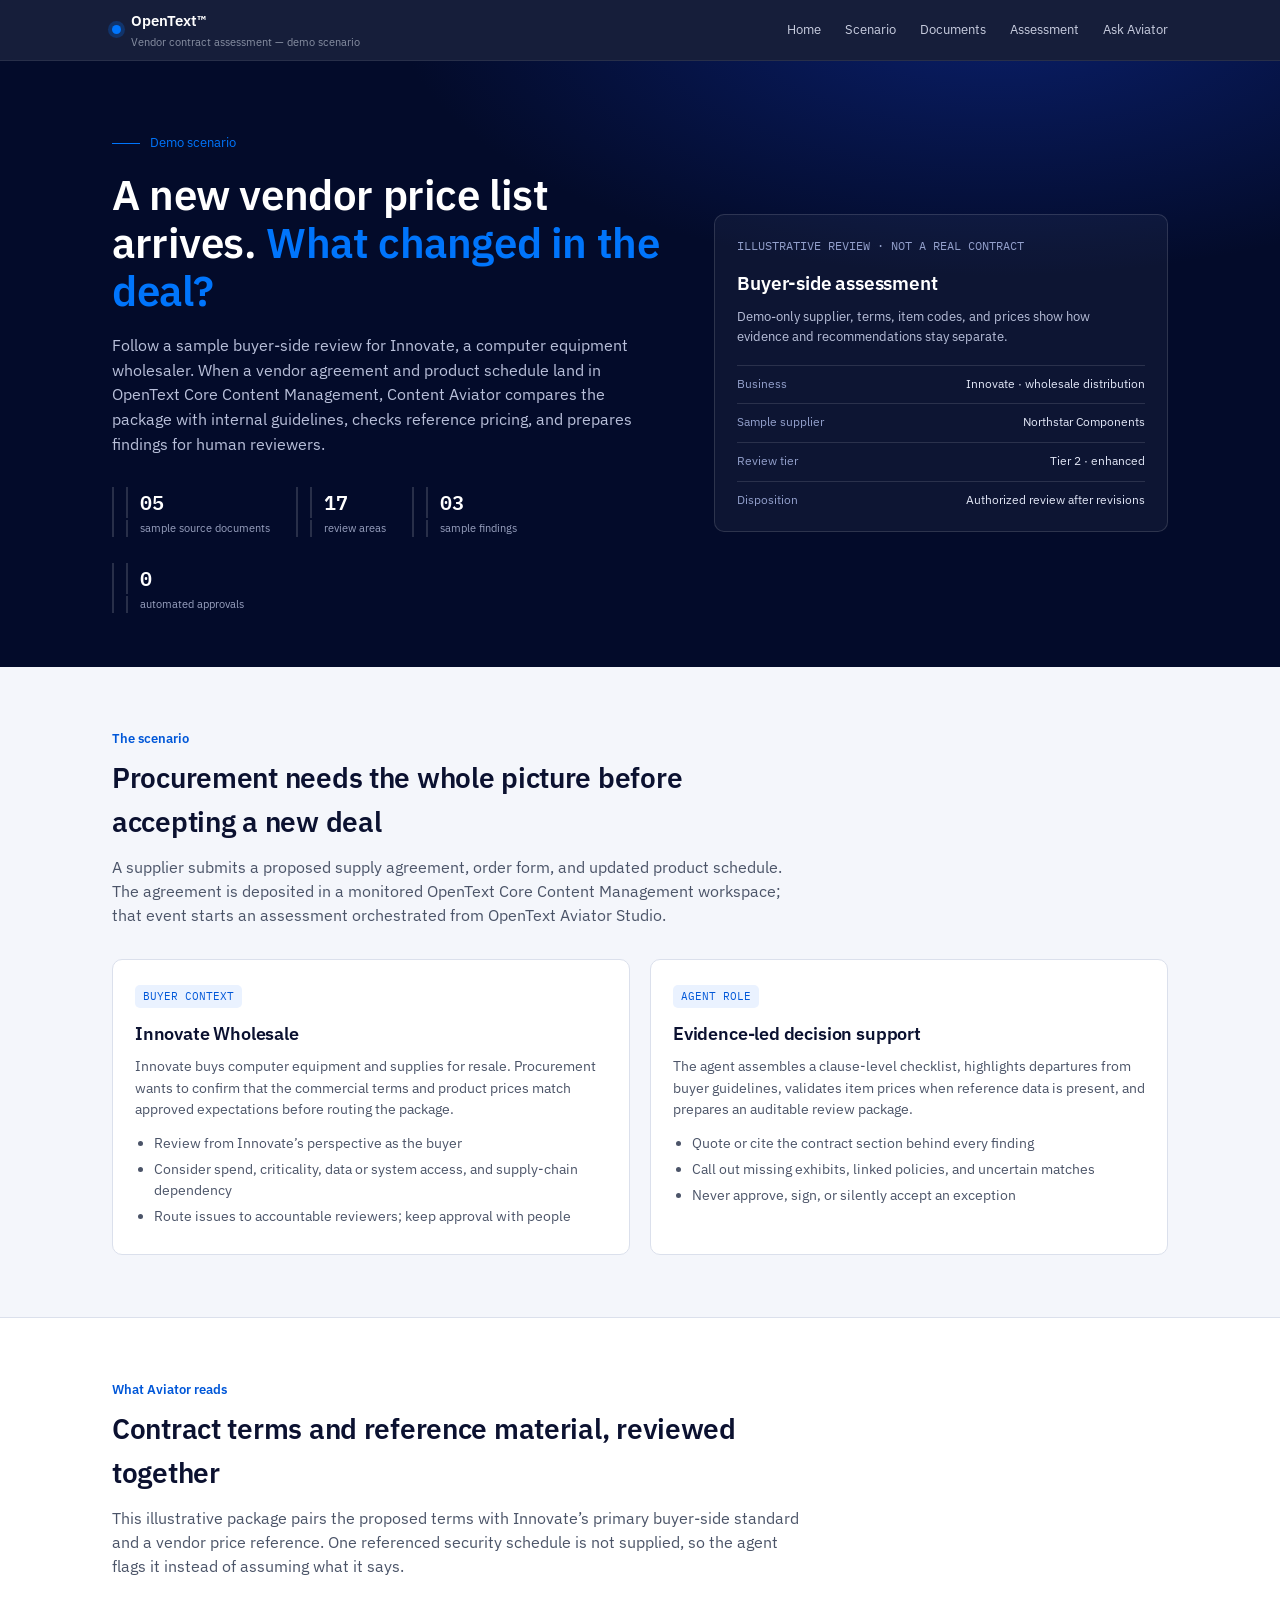
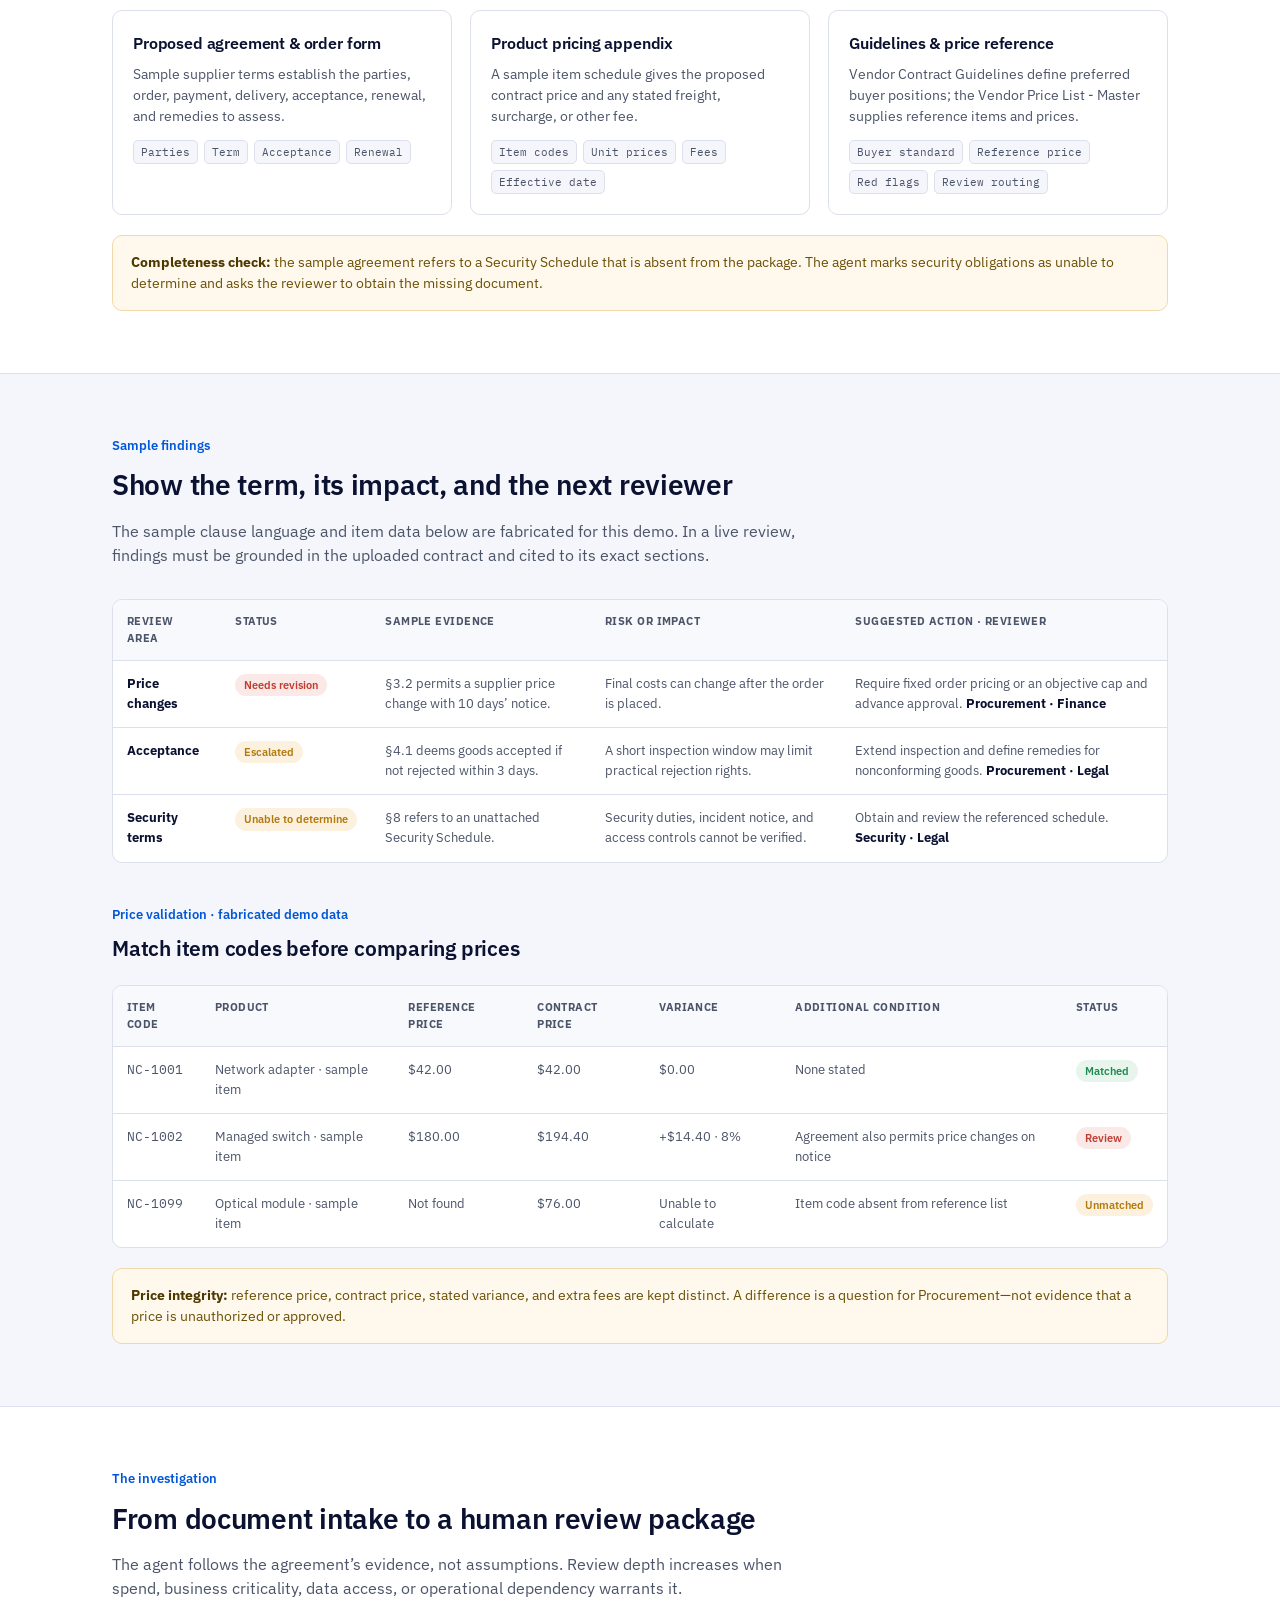
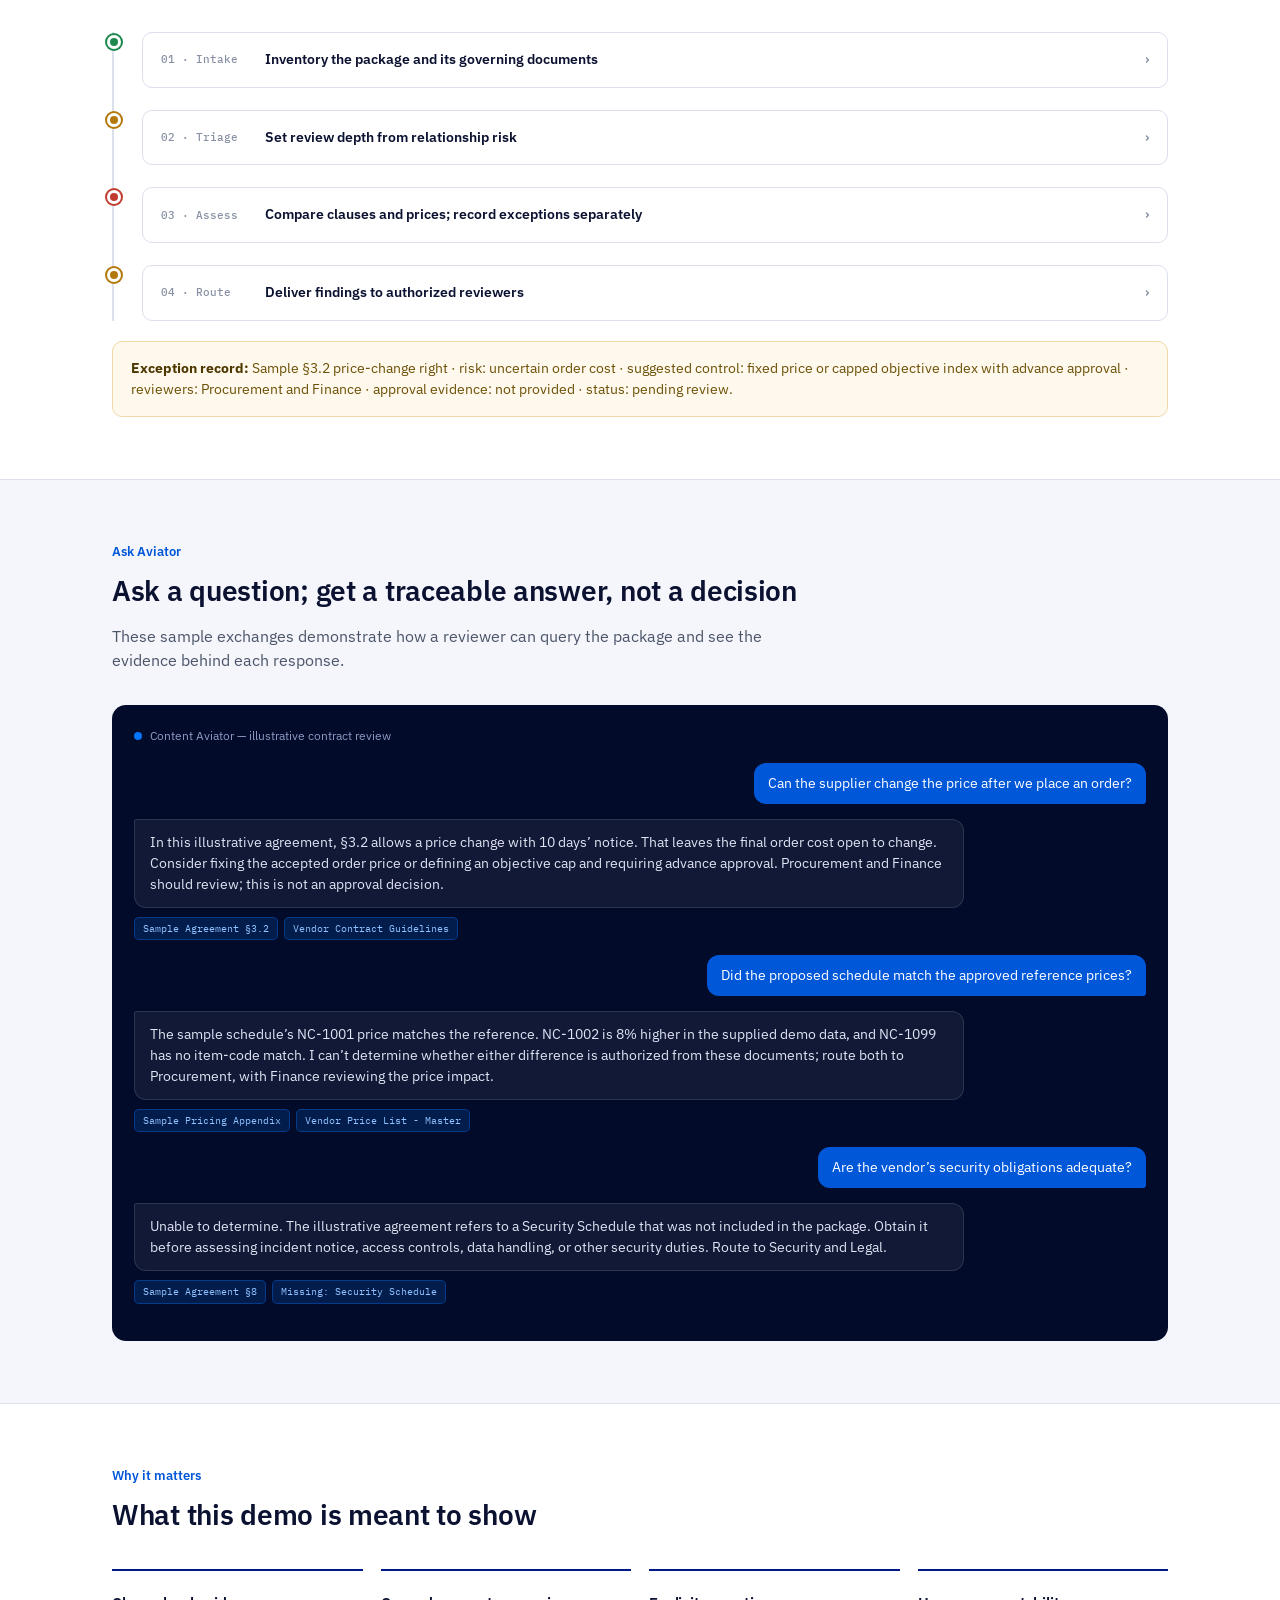
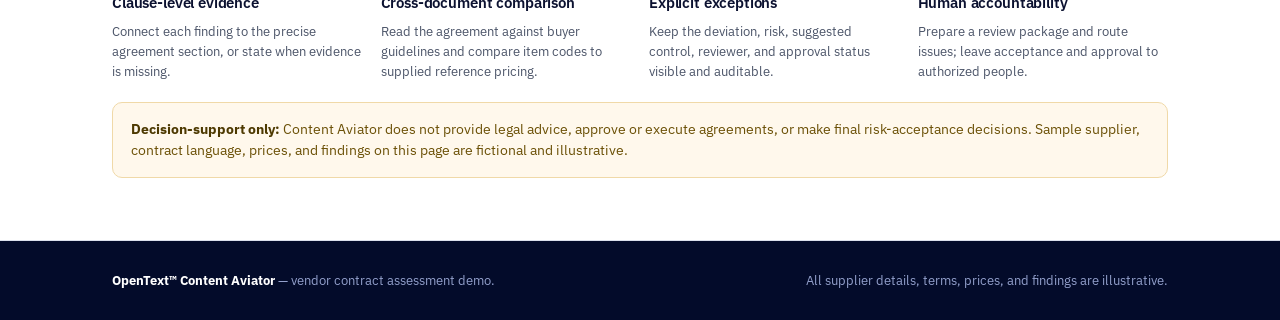
<file: contract.html>
<!DOCTYPE html>
<html lang="en">
<head>
<meta charset="UTF-8">
<meta name="viewport" content="width=device-width, initial-scale=1.0">
<title>Content Aviator · Vendor Contract Assessment Demo</title>
<link rel="preconnect" href="https://fonts.googleapis.com">
<link rel="preconnect" href="https://fonts.gstatic.com" crossorigin>
<link href="https://fonts.googleapis.com/css2?family=IBM+Plex+Sans:wght@400;500;600;700&family=IBM+Plex+Mono:wght@400;500;600&display=swap" rel="stylesheet">
<style>
  :root{
    --navy-950:#030b2a;
    --navy-900:#001889;
    --blue-600:#0057d8;
    --blue-500:#0075fc;
    --ink:#0b1130;
    --slate-600:#4b5468;
    --slate-400:#8890a3;
    --slate-200:#dbe0ec;
    --bg:#f4f6fb;
    --panel:#fff;
    --green:#1c8a4c;
    --green-bg:#e7f5ec;
    --amber:#b3790c;
    --amber-bg:#fbf1de;
    --red:#c23b30;
    --red-bg:#fbe9e7;
    --radius:10px;
  }
  *{box-sizing:border-box;}
  html{scroll-behavior:smooth;}
  body{margin:0;font-family:'IBM Plex Sans',sans-serif;color:var(--ink);background:var(--bg);line-height:1.55;}
  a{color:inherit;}
  .mono{font-family:'IBM Plex Mono',monospace;}
  .wrap{max-width:1120px;margin:0 auto;padding:0 32px;}
  h1,h2,h3,h4{margin:0;font-weight:600;letter-spacing:-.01em;}
  p{margin:0;}
  .nav{position:sticky;top:0;z-index:50;background:rgba(3,11,42,.92);backdrop-filter:blur(6px);border-bottom:1px solid rgba(255,255,255,.08);}
  .nav .wrap{display:flex;align-items:center;justify-content:space-between;min-height:60px;gap:12px;}
  .brand{display:flex;align-items:center;gap:10px;color:#fff;font-weight:600;font-size:15px;}
  .brand .dot{width:9px;height:9px;border-radius:50%;background:var(--blue-500);box-shadow:0 0 0 4px rgba(0,117,252,.25);}
  .brand small{display:block;font-weight:400;color:var(--slate-400);font-size:11px;margin-top:1px;}
  .navlinks{display:flex;gap:24px;font-size:13px;}
  .navlinks a{color:#c9cee0;text-decoration:none;}
  .navlinks a:hover{color:#fff;}
  .hero{background:radial-gradient(1100px 500px at 78% -10%,#0a1f6b 0%,var(--navy-950) 55%),var(--navy-950);color:#fff;padding:72px 0 54px;}
  .hero .wrap{display:grid;grid-template-columns:1.1fr .9fr;gap:48px;align-items:center;}
  .eyebrow-line{display:flex;align-items:center;gap:10px;color:var(--blue-500);font-size:13px;margin-bottom:18px;}
  .eyebrow-line .rule{width:28px;height:1px;background:var(--blue-500);}
  .hero h1{font-size:42px;line-height:1.14;max-width:600px;}
  .hero h1 span{color:var(--blue-500);}
  .hero p.sub{margin-top:18px;max-width:540px;color:#b9c0da;font-size:16px;}
  .hero-stats{display:flex;gap:26px;margin-top:30px;flex-wrap:wrap;}
  .hero-stats div{border-left:2px solid rgba(255,255,255,.15);padding-left:12px;}
  .hero-stats .num{font-family:'IBM Plex Mono',monospace;font-size:20px;font-weight:600;}
  .hero-stats .lbl{font-size:11px;color:#9aa2c0;margin-top:2px;}
  .summary-panel{background:rgba(255,255,255,.045);border:1px solid rgba(255,255,255,.13);border-radius:var(--radius);padding:22px;}
  .summary-panel .cap{font-size:12px;color:#93a0cc;margin-bottom:14px;}
  .summary-panel h2{font-size:19px;color:#fff;margin-bottom:8px;}
  .summary-panel p{font-size:13px;color:#b9c0da;}
  .summary-list{display:grid;gap:10px;margin-top:18px;}
  .summary-row{display:flex;justify-content:space-between;gap:16px;border-top:1px solid rgba(255,255,255,.12);padding-top:9px;font-size:12px;}
  .summary-row span:first-child{color:#93a0cc;}
  .summary-row span:last-child{text-align:right;color:#e2e7f7;}
  section{padding:62px 0;}
  section.alt{background:var(--panel);border-top:1px solid var(--slate-200);border-bottom:1px solid var(--slate-200);}
  .section-head{max-width:700px;margin-bottom:32px;}
  .kicker{font-size:12.5px;color:var(--blue-600);font-weight:600;margin-bottom:8px;}
  .section-head h2{font-size:28px;}
  .section-head p{margin-top:12px;color:var(--slate-600);font-size:15.5px;}
  .scenario-grid{display:grid;grid-template-columns:1fr 1fr;gap:20px;}
  .card{background:var(--panel);border:1px solid var(--slate-200);border-radius:var(--radius);padding:22px;}
  .alt .card{background:#fff;}
  .card .tag{display:inline-block;font-size:11px;font-family:'IBM Plex Mono',monospace;color:var(--blue-600);background:#eaf2ff;padding:3px 8px;border-radius:5px;margin-bottom:12px;}
  .card h3{font-size:18px;}
  .card p{margin-top:8px;color:var(--slate-600);font-size:14px;}
  .card ul{margin:12px 0 0;padding-left:19px;color:var(--slate-600);font-size:13.5px;}
  .card li{margin-bottom:5px;}
  .doc-grid{display:grid;grid-template-columns:repeat(3,1fr);gap:18px;}
  .doc-card{background:#fff;border:1px solid var(--slate-200);border-radius:var(--radius);padding:20px;}
  .doc-card h3{font-size:16px;}
  .doc-card p{margin-top:8px;color:var(--slate-600);font-size:13.5px;}
  .doc-card .fields{display:flex;flex-wrap:wrap;gap:6px;margin-top:13px;}
  .fields span,.source{font-family:'IBM Plex Mono',monospace;font-size:10.5px;background:var(--bg);border:1px solid var(--slate-200);color:var(--slate-600);padding:3px 7px;border-radius:5px;}
  .table-wrap{overflow-x:auto;background:#fff;border:1px solid var(--slate-200);border-radius:var(--radius);}
  table{width:100%;border-collapse:collapse;font-size:13px;min-width:760px;}
  th,td{text-align:left;vertical-align:top;padding:13px 14px;border-bottom:1px solid var(--slate-200);}
  th{font-size:11px;text-transform:uppercase;letter-spacing:.04em;color:var(--slate-600);background:#f8f9fc;}
  tr:last-child td{border-bottom:0;}
  td{color:var(--slate-600);}
  td strong{color:var(--ink);}
  .chip{display:inline-block;font-size:10.5px;font-weight:600;padding:3px 9px;border-radius:20px;white-space:nowrap;}
  .chip.green{background:var(--green-bg);color:var(--green);}
  .chip.yellow{background:var(--amber-bg);color:var(--amber);}
  .chip.red{background:var(--red-bg);color:var(--red);}
  .timeline{position:relative;margin-top:8px;padding-left:28px;border-left:2px solid var(--slate-200);}
  .t-item{position:relative;padding-bottom:22px;}
  .t-item:last-child{padding-bottom:0;}
  .t-dot{position:absolute;left:-35px;top:3px;width:14px;height:14px;border-radius:50%;border:3px solid #fff;box-shadow:0 0 0 2px currentColor;}
  .t-dot.green{color:var(--green);background:var(--green);}
  .t-dot.yellow{color:var(--amber);background:var(--amber);}
  .t-dot.red{color:var(--red);background:var(--red);}
  .t-card{background:#fff;border:1px solid var(--slate-200);border-radius:var(--radius);padding:16px 18px;}
  .t-card summary{cursor:pointer;list-style:none;display:flex;justify-content:space-between;align-items:center;gap:12px;font-weight:600;font-size:14px;}
  .t-card summary::-webkit-details-marker{display:none;}
  .t-card summary .date{font-family:'IBM Plex Mono',monospace;font-weight:500;font-size:11px;color:var(--slate-400);min-width:92px;}
  .t-card summary .title{flex:1;}
  .t-card summary .arrow{color:var(--slate-400);}
  .t-card .body{margin-top:12px;padding-top:12px;border-top:1px solid var(--slate-200);color:var(--slate-600);font-size:13.5px;}
  .t-card .source{display:inline-block;margin-top:10px;color:var(--blue-600);background:#eaf2ff;border:0;}
  .callout{margin-top:20px;background:#fff8ec;border:1px solid #f0d9a8;border-radius:var(--radius);padding:16px 18px;font-size:13.5px;color:#6b5006;}
  .callout b{color:#4d3900;}
  .chat-shell{background:var(--navy-950);border-radius:14px;padding:22px;color:#fff;}
  .chat-top{display:flex;align-items:center;gap:8px;margin-bottom:18px;font-size:12px;color:#8f9ac2;}
  .chat-top .dot{width:8px;height:8px;border-radius:50%;background:var(--blue-500);}
  .msg{max-width:82%;margin-bottom:15px;font-size:13.5px;}
  .msg.user{margin-left:auto;text-align:right;}
  .msg.user .bubble{background:var(--blue-600);color:#fff;border-radius:12px 12px 3px 12px;padding:10px 14px;display:inline-block;text-align:left;}
  .msg.bot .bubble{background:rgba(255,255,255,.06);border:1px solid rgba(255,255,255,.12);border-radius:3px 12px 12px 12px;padding:12px 15px;color:#dfe3f3;}
  .cites{margin-top:9px;display:flex;gap:6px;flex-wrap:wrap;}
  .cites span{font-family:'IBM Plex Mono',monospace;font-size:10px;background:rgba(0,117,252,.16);color:#8fc2ff;padding:3px 8px;border-radius:5px;border:1px solid rgba(0,117,252,.35);}
  .cap-grid{display:grid;grid-template-columns:repeat(4,1fr);gap:18px;}
  .cap-card{padding:20px 0 0;border-top:2px solid var(--navy-900);}
  .cap-card h3{font-size:15px;margin-bottom:8px;}
  .cap-card p{font-size:13px;color:var(--slate-600);}
  footer{background:var(--navy-950);color:#93a0cc;padding:30px 0;font-size:12.5px;}
  footer .wrap{display:flex;justify-content:space-between;align-items:center;flex-wrap:wrap;gap:12px;}
  footer strong{color:#fff;}
  @media(max-width:900px){.hero .wrap{grid-template-columns:1fr;gap:32px;}.doc-grid{grid-template-columns:1fr;}.cap-grid{grid-template-columns:repeat(2,1fr);}}
  @media(max-width:760px){.navlinks{display:none;}.scenario-grid{grid-template-columns:1fr;}.wrap{padding:0 20px;}.hero{padding:50px 0 40px;}.hero h1{font-size:32px;}section{padding:48px 0;}.section-head h2{font-size:24px;}.summary-row{font-size:11px;}}
  @media(max-width:560px){.cap-grid{grid-template-columns:1fr;}.hero-stats{gap:16px;}.t-card summary{align-items:flex-start;}.t-card summary .date{min-width:80px;}.msg{max-width:94%;}}
  @media(prefers-reduced-motion:reduce){html{scroll-behavior:auto;}}
</style>
</head>
<body>

<nav class="nav">
  <div class="wrap">
    <a class="brand" href="index.html" style="text-decoration:none;"><span class="dot"></span><div>OpenText™<small>Vendor contract assessment — demo scenario</small></div></a>
    <div class="navlinks">
      <a href="index.html">Home</a>
      <a href="#scenario">Scenario</a>
      <a href="#documents">Documents</a>
      <a href="#assessment">Assessment</a>
      <a href="#ask">Ask Aviator</a>
    </div>
  </div>
</nav>

<header class="hero">
  <div class="wrap">
    <div>
      <div class="eyebrow-line"><span class="rule"></span>Demo scenario</div>
      <h1>A new vendor price list arrives. <span>What changed in the deal?</span></h1>
      <p class="sub">Follow a sample buyer-side review for Innovate, a computer equipment wholesaler. When a vendor agreement and product schedule land in OpenText Core Content Management, Content Aviator compares the package with internal guidelines, checks reference pricing, and prepares findings for human reviewers.</p>
      <div class="hero-stats">
        <div><div class="num">05</div><div class="lbl">sample source documents</div></div>
        <div><div class="num">17</div><div class="lbl">review areas</div></div>
        <div><div class="num">03</div><div class="lbl">sample findings</div></div>
        <div><div class="num">0</div><div class="lbl">automated approvals</div></div>
      </div>
    </div>
    <aside class="summary-panel" aria-label="Illustrative review summary">
      <div class="cap mono">ILLUSTRATIVE REVIEW · NOT A REAL CONTRACT</div>
      <h2>Buyer-side assessment</h2>
      <p>Demo-only supplier, terms, item codes, and prices show how evidence and recommendations stay separate.</p>
      <div class="summary-list">
        <div class="summary-row"><span>Business</span><span>Innovate · wholesale distribution</span></div>
        <div class="summary-row"><span>Sample supplier</span><span>Northstar Components</span></div>
        <div class="summary-row"><span>Review tier</span><span>Tier 2 · enhanced</span></div>
        <div class="summary-row"><span>Disposition</span><span>Authorized review after revisions</span></div>
      </div>
    </aside>
  </div>
</header>

<main>
  <section id="scenario">
    <div class="wrap">
      <div class="section-head">
        <div class="kicker">The scenario</div>
        <h2>Procurement needs the whole picture before accepting a new deal</h2>
        <p>A supplier submits a proposed supply agreement, order form, and updated product schedule. The agreement is deposited in a monitored OpenText Core Content Management workspace; that event starts an assessment orchestrated from OpenText Aviator Studio.</p>
      </div>
      <div class="scenario-grid">
        <article class="card">
          <span class="tag">BUYER CONTEXT</span>
          <h3>Innovate Wholesale</h3>
          <p>Innovate buys computer equipment and supplies for resale. Procurement wants to confirm that the commercial terms and product prices match approved expectations before routing the package.</p>
          <ul>
            <li>Review from Innovate’s perspective as the buyer</li>
            <li>Consider spend, criticality, data or system access, and supply-chain dependency</li>
            <li>Route issues to accountable reviewers; keep approval with people</li>
          </ul>
        </article>
        <article class="card">
          <span class="tag">AGENT ROLE</span>
          <h3>Evidence-led decision support</h3>
          <p>The agent assembles a clause-level checklist, highlights departures from buyer guidelines, validates item prices when reference data is present, and prepares an auditable review package.</p>
          <ul>
            <li>Quote or cite the contract section behind every finding</li>
            <li>Call out missing exhibits, linked policies, and uncertain matches</li>
            <li>Never approve, sign, or silently accept an exception</li>
          </ul>
        </article>
      </div>
    </div>
  </section>

  <section id="documents" class="alt">
    <div class="wrap">
      <div class="section-head">
        <div class="kicker">What Aviator reads</div>
        <h2>Contract terms and reference material, reviewed together</h2>
        <p>This illustrative package pairs the proposed terms with Innovate’s primary buyer-side standard and a vendor price reference. One referenced security schedule is not supplied, so the agent flags it instead of assuming what it says.</p>
      </div>
      <div class="doc-grid">
        <article class="doc-card">
          <h3>Proposed agreement &amp; order form</h3>
          <p>Sample supplier terms establish the parties, order, payment, delivery, acceptance, renewal, and remedies to assess.</p>
          <div class="fields"><span>Parties</span><span>Term</span><span>Acceptance</span><span>Renewal</span></div>
        </article>
        <article class="doc-card">
          <h3>Product pricing appendix</h3>
          <p>A sample item schedule gives the proposed contract price and any stated freight, surcharge, or other fee.</p>
          <div class="fields"><span>Item codes</span><span>Unit prices</span><span>Fees</span><span>Effective date</span></div>
        </article>
        <article class="doc-card">
          <h3>Guidelines &amp; price reference</h3>
          <p>Vendor Contract Guidelines define preferred buyer positions; the Vendor Price List - Master supplies reference items and prices.</p>
          <div class="fields"><span>Buyer standard</span><span>Reference price</span><span>Red flags</span><span>Review routing</span></div>
        </article>
      </div>
      <div class="callout"><b>Completeness check:</b> the sample agreement refers to a Security Schedule that is absent from the package. The agent marks security obligations as unable to determine and asks the reviewer to obtain the missing document.</div>
    </div>
  </section>

  <section id="assessment">
    <div class="wrap">
      <div class="section-head">
        <div class="kicker">Sample findings</div>
        <h2>Show the term, its impact, and the next reviewer</h2>
        <p>The sample clause language and item data below are fabricated for this demo. In a live review, findings must be grounded in the uploaded contract and cited to its exact sections.</p>
      </div>
      <div class="table-wrap">
        <table>
          <thead><tr><th>Review area</th><th>Status</th><th>Sample evidence</th><th>Risk or impact</th><th>Suggested action · reviewer</th></tr></thead>
          <tbody>
            <tr><td><strong>Price changes</strong></td><td><span class="chip red">Needs revision</span></td><td>§3.2 permits a supplier price change with 10 days’ notice.</td><td>Final costs can change after the order is placed.</td><td>Require fixed order pricing or an objective cap and advance approval. <strong>Procurement · Finance</strong></td></tr>
            <tr><td><strong>Acceptance</strong></td><td><span class="chip yellow">Escalated</span></td><td>§4.1 deems goods accepted if not rejected within 3 days.</td><td>A short inspection window may limit practical rejection rights.</td><td>Extend inspection and define remedies for nonconforming goods. <strong>Procurement · Legal</strong></td></tr>
            <tr><td><strong>Security terms</strong></td><td><span class="chip yellow">Unable to determine</span></td><td>§8 refers to an unattached Security Schedule.</td><td>Security duties, incident notice, and access controls cannot be verified.</td><td>Obtain and review the referenced schedule. <strong>Security · Legal</strong></td></tr>
          </tbody>
        </table>
      </div>

      <div class="section-head" style="margin-top:42px;margin-bottom:20px;">
        <div class="kicker">Price validation · fabricated demo data</div>
        <h2 style="font-size:21px;">Match item codes before comparing prices</h2>
      </div>
      <div class="table-wrap">
        <table>
          <thead><tr><th>Item code</th><th>Product</th><th>Reference price</th><th>Contract price</th><th>Variance</th><th>Additional condition</th><th>Status</th></tr></thead>
          <tbody>
            <tr><td class="mono">NC-1001</td><td>Network adapter · sample item</td><td>$42.00</td><td>$42.00</td><td>$0.00</td><td>None stated</td><td><span class="chip green">Matched</span></td></tr>
            <tr><td class="mono">NC-1002</td><td>Managed switch · sample item</td><td>$180.00</td><td>$194.40</td><td>+$14.40 · 8%</td><td>Agreement also permits price changes on notice</td><td><span class="chip red">Review</span></td></tr>
            <tr><td class="mono">NC-1099</td><td>Optical module · sample item</td><td>Not found</td><td>$76.00</td><td>Unable to calculate</td><td>Item code absent from reference list</td><td><span class="chip yellow">Unmatched</span></td></tr>
          </tbody>
        </table>
      </div>
      <div class="callout"><b>Price integrity:</b> reference price, contract price, stated variance, and extra fees are kept distinct. A difference is a question for Procurement—not evidence that a price is unauthorized or approved.</div>
    </div>
  </section>

  <section class="alt" id="workflow">
    <div class="wrap">
      <div class="section-head">
        <div class="kicker">The investigation</div>
        <h2>From document intake to a human review package</h2>
        <p>The agent follows the agreement’s evidence, not assumptions. Review depth increases when spend, business criticality, data access, or operational dependency warrants it.</p>
      </div>
      <div class="timeline">
        <div class="t-item"><span class="t-dot green"></span>
          <details class="t-card"><summary><span class="date">01 · Intake</span><span class="title">Inventory the package and its governing documents</span><span class="arrow">›</span></summary>
            <div class="body">Identify the agreement type, parties, dates, term, renewal, order of precedence, supplied exhibits, and referenced-but-missing materials. Do not treat a linked policy as reviewed if it was not provided.<span class="source">Agreement · Order form · Exhibits</span></div>
          </details>
        </div>
        <div class="t-item"><span class="t-dot yellow"></span>
          <details class="t-card"><summary><span class="date">02 · Triage</span><span class="title">Set review depth from relationship risk</span><span class="arrow">›</span></summary>
            <div class="body">For this sample, proposed price changes, short acceptance timing, and a missing security schedule call for enhanced review. System access, personal data, critical services, or custom technology would trigger specialist review.<span class="source">Vendor Contract Guidelines</span></div>
          </details>
        </div>
        <div class="t-item"><span class="t-dot red"></span>
          <details class="t-card"><summary><span class="date">03 · Assess</span><span class="title">Compare clauses and prices; record exceptions separately</span><span class="arrow">›</span></summary>
            <div class="body">Assess applicable domains against the buyer’s standard, cite the clause, explain practical impact, and propose a correction or review question. Match products by item code first; flag unmatched entries and unexplained differences.<span class="source">Agreement · Guidelines · Price List</span></div>
          </details>
        </div>
        <div class="t-item"><span class="t-dot yellow"></span>
          <details class="t-card"><summary><span class="date">04 · Route</span><span class="title">Deliver findings to authorized reviewers</span><span class="arrow">›</span></summary>
            <div class="body">Route nonstandard legal terms to Legal and Procurement; unusual pricing to Finance and Procurement; and security matters to Security and the business owner. Keep exception rationale, compensating control, accountable owner, approver, and approval evidence on record.<span class="source">Human review required</span></div>
          </details>
        </div>
      </div>
      <div class="callout"><b>Exception record:</b> Sample §3.2 price-change right · risk: uncertain order cost · suggested control: fixed price or capped objective index with advance approval · reviewers: Procurement and Finance · approval evidence: not provided · status: pending review.</div>
    </div>
  </section>

  <section id="ask">
    <div class="wrap">
      <div class="section-head">
        <div class="kicker">Ask Aviator</div>
        <h2>Ask a question; get a traceable answer, not a decision</h2>
        <p>These sample exchanges demonstrate how a reviewer can query the package and see the evidence behind each response.</p>
      </div>
      <div class="chat-shell">
        <div class="chat-top"><span class="dot"></span>Content Aviator — illustrative contract review</div>
        <div class="msg user"><div class="bubble">Can the supplier change the price after we place an order?</div></div>
        <div class="msg bot">
          <div class="bubble">In this illustrative agreement, §3.2 allows a price change with 10 days’ notice. That leaves the final order cost open to change. Consider fixing the accepted order price or defining an objective cap and requiring advance approval. Procurement and Finance should review; this is not an approval decision.</div>
          <div class="cites"><span>Sample Agreement §3.2</span><span>Vendor Contract Guidelines</span></div>
        </div>
        <div class="msg user"><div class="bubble">Did the proposed schedule match the approved reference prices?</div></div>
        <div class="msg bot">
          <div class="bubble">The sample schedule’s NC-1001 price matches the reference. NC-1002 is 8% higher in the supplied demo data, and NC-1099 has no item-code match. I can’t determine whether either difference is authorized from these documents; route both to Procurement, with Finance reviewing the price impact.</div>
          <div class="cites"><span>Sample Pricing Appendix</span><span>Vendor Price List - Master</span></div>
        </div>
        <div class="msg user"><div class="bubble">Are the vendor’s security obligations adequate?</div></div>
        <div class="msg bot">
          <div class="bubble">Unable to determine. The illustrative agreement refers to a Security Schedule that was not included in the package. Obtain it before assessing incident notice, access controls, data handling, or other security duties. Route to Security and Legal.</div>
          <div class="cites"><span>Sample Agreement §8</span><span>Missing: Security Schedule</span></div>
        </div>
      </div>
    </div>
  </section>

  <section class="alt">
    <div class="wrap">
      <div class="section-head">
        <div class="kicker">Why it matters</div>
        <h2>What this demo is meant to show</h2>
      </div>
      <div class="cap-grid">
        <div class="cap-card"><h3>Clause-level evidence</h3><p>Connect each finding to the precise agreement section, or state when evidence is missing.</p></div>
        <div class="cap-card"><h3>Cross-document comparison</h3><p>Read the agreement against buyer guidelines and compare item codes to supplied reference pricing.</p></div>
        <div class="cap-card"><h3>Explicit exceptions</h3><p>Keep the deviation, risk, suggested control, reviewer, and approval status visible and auditable.</p></div>
        <div class="cap-card"><h3>Human accountability</h3><p>Prepare a review package and route issues; leave acceptance and approval to authorized people.</p></div>
      </div>
      <div class="callout"><b>Decision-support only:</b> Content Aviator does not provide legal advice, approve or execute agreements, or make final risk-acceptance decisions. Sample supplier, contract language, prices, and findings on this page are fictional and illustrative.</div>
    </div>
  </section>
</main>

<footer>
  <div class="wrap">
    <div><strong>OpenText™ Content Aviator</strong> — vendor contract assessment demo.</div>
    <div>All supplier details, terms, prices, and findings are illustrative.</div>
  </div>
</footer>

</body>
</html>
</file>
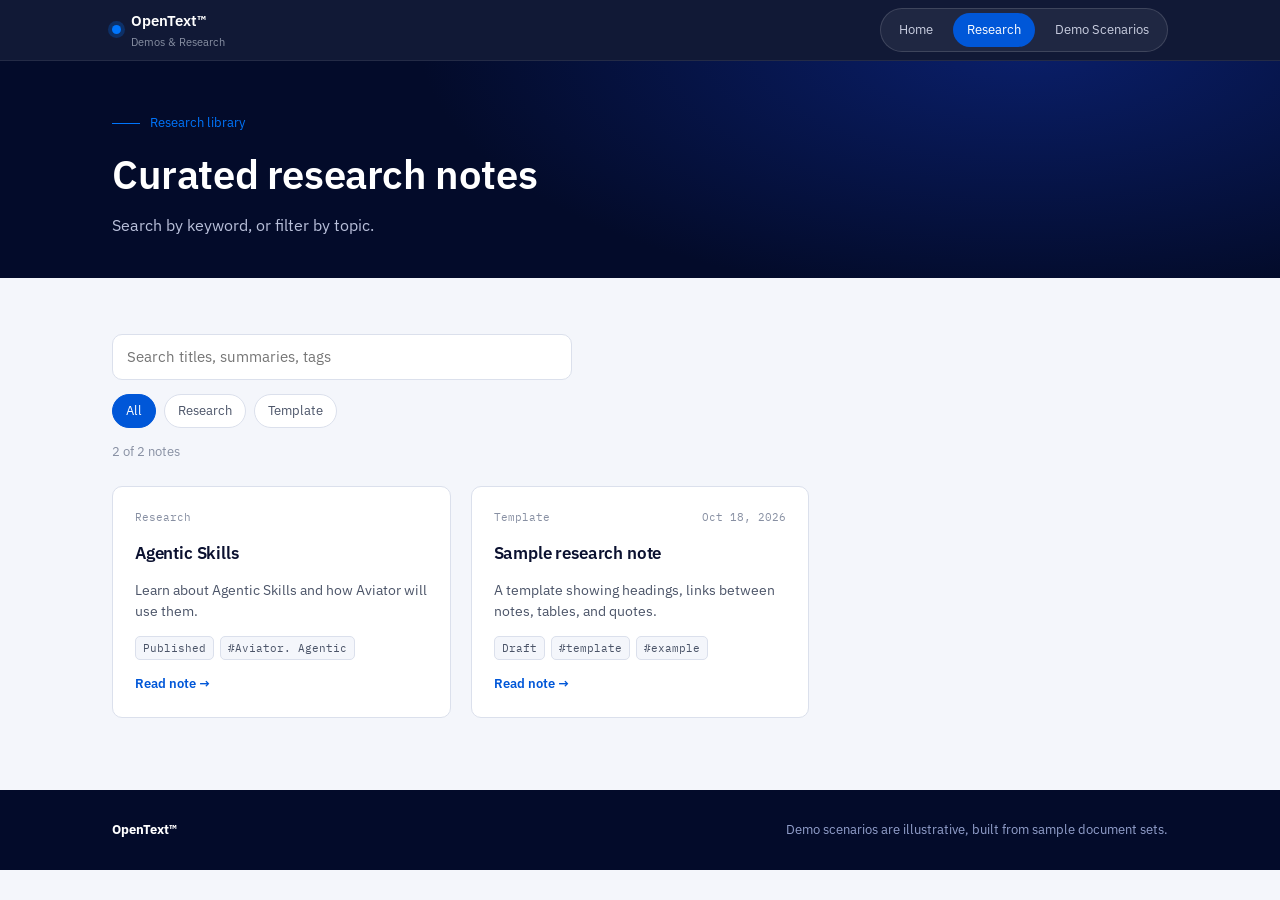
<file: research.html>
<!DOCTYPE html><html lang="en"><head><meta charset="UTF-8"><meta name="viewport" content="width=device-width, initial-scale=1.0">
<link rel="preconnect" href="https://fonts.googleapis.com"><link rel="preconnect" href="https://fonts.gstatic.com" crossorigin>
<link href="https://fonts.googleapis.com/css2?family=IBM+Plex+Sans:wght@400;500;600;700&family=IBM+Plex+Mono:wght@400;500;600&display=swap" rel="stylesheet">
<link rel="stylesheet" href="style.css"><title>Research · OpenText Aviator</title></head><body>
<div class="menubar"><div class="wrap">
  <a class="brand" href="index.html"><span class="dot"></span><div>OpenText™<small>Demos &amp; Research</small></div></a>
  <nav class="site-select" aria-label="Site">
    <a href="index.html">Home</a>
    <a href="research.html" class="active">Research</a>
    <a href="aviator-microsite.html">Demo Scenarios</a>
  </nav>
</div></div>
<header class="hero compact"><div class="wrap">
  <div class="eyebrow-line"><span class="rule"></span>Research library</div>
  <h1>Curated research notes</h1>
  <p class="sub">Search by keyword, or filter by topic.</p>
</div></header>
<main><section><div class="wrap">
  <div class="toolbar">
    <input class="search" id="q" type="search" placeholder="Search titles, summaries, tags" aria-label="Search research">
    <div class="chips" id="chips" role="group" aria-label="Filter by topic"></div>
    <div class="count" id="count" aria-live="polite"></div>
  </div>
  <div class="grid" id="list"></div>
</div></section></main>
<footer><div class="wrap"><div><strong>OpenText™</strong></div><div>Demo scenarios are illustrative, built from sample document sets.</div></div></footer>
<script src="research-data.js"></script><script src="site.js"></script>
<script>
var list=document.getElementById('list');
try{
const all=sorted(),topics=['All',...new Set(all.map(r=>r.topic||'General'))];
let topic='All';
const q=document.getElementById('q'),chips=document.getElementById('chips'),count=document.getElementById('count');
chips.innerHTML=topics.map(t=>'<button class="chip" aria-pressed="'+(t==='All')+'" data-t="'+esc(t)+'">'+esc(t)+'</button>').join('');
chips.onclick=e=>{const b=e.target.closest('.chip');if(!b)return;topic=b.dataset.t;chips.querySelectorAll('.chip').forEach(c=>c.setAttribute('aria-pressed',c===b));render()};
q.oninput=render;
function render(){
  const s=q.value.trim().toLowerCase();
  const r=all.filter(x=>(topic==='All'||(x.topic||'General')===topic)&&(!s||[x.title,x.summary,x.topic,(x.tags||[]).join(' ')].join(' ').toLowerCase().includes(s)));
  list.innerHTML=r.map(card).join('')||'<p class="empty">No notes match. Clear the search or choose another topic.</p>';
  count.textContent=r.length+' of '+all.length+' notes';
}
render();
}catch(e){list.innerHTML='<p class="empty">The research list could not load. Make sure site.js and research-data.js are in the same folder as this page.</p>'}
</script></body></html>
</file>
<file: style.css>
:root{--navy-950:#030b2a;--navy-900:#001889;--blue-600:#0057d8;--blue-500:#0075fc;--ink:#0b1130;--slate-600:#4b5468;--slate-400:#8890a3;--slate-200:#dbe0ec;--bg:#f4f6fb;--panel:#fff;--green:#1c8a4c;--green-bg:#e7f5ec;--slate-bg:#eef0f5;--radius:10px}
*{box-sizing:border-box}
body{margin:0;font-family:'IBM Plex Sans',system-ui,sans-serif;color:var(--ink);background:var(--bg);line-height:1.55}
.mono{font-family:'IBM Plex Mono',monospace}
a{color:inherit;text-decoration:none}
h1,h2,h3{margin:0;font-weight:600;letter-spacing:-.01em}
p{margin:0}
.wrap{max-width:1120px;margin:0 auto;padding:0 32px}
:focus-visible{outline:2px solid var(--blue-500);outline-offset:2px}
.menubar{position:sticky;top:0;z-index:50;background:rgba(3,11,42,.94);backdrop-filter:blur(6px);border-bottom:1px solid rgba(255,255,255,.08)}
.menubar .wrap{display:flex;align-items:center;justify-content:space-between;min-height:60px;gap:12px 20px;flex-wrap:wrap}
.brand{display:flex;align-items:center;gap:10px;color:#fff;font-weight:600;font-size:15px;white-space:nowrap}
.brand .dot{width:9px;height:9px;border-radius:50%;background:var(--blue-500);box-shadow:0 0 0 4px rgba(0,117,252,.25)}
.brand small{display:block;font-weight:400;color:var(--slate-400);font-size:11px;margin-top:1px}
.site-select{display:flex;align-items:center;gap:6px;background:rgba(255,255,255,.06);border:1px solid rgba(255,255,255,.14);border-radius:999px;padding:4px;overflow-x:auto;max-width:100%}
.site-select a{font-size:12.5px;color:#c9cee0;padding:7px 14px;border-radius:999px;white-space:nowrap;transition:background .15s,color .15s}
.site-select a:hover{color:#fff;background:rgba(255,255,255,.08)}
.site-select a.active{color:#fff;background:var(--blue-600)}
@media(max-width:720px){.wrap{padding:0 20px}.menubar .wrap{padding-top:10px;padding-bottom:10px}.site-select{width:100%}}
.hero{background:radial-gradient(1100px 480px at 80% -10%,#0a1f6b 0%,var(--navy-950) 55%),var(--navy-950);color:#fff;padding:72px 0 52px}
.hero.compact{padding:52px 0 40px}
.eyebrow-line{display:flex;align-items:center;gap:10px;color:var(--blue-500);font-size:13px;margin-bottom:18px}
.eyebrow-line .rule{width:28px;height:1px;background:var(--blue-500)}
.hero h1{font-size:40px;line-height:1.15;max-width:660px}
.hero h1 span{color:var(--blue-500)}
.hero p.sub{margin-top:16px;max-width:580px;color:#b9c0da;font-size:16px}
@media(max-width:640px){.hero{padding:48px 0 36px}.hero h1{font-size:30px}}
section{padding:56px 0 24px}
section:last-of-type{padding-bottom:72px}
.section-head{max-width:640px;margin-bottom:30px}
.kicker{font-size:12.5px;color:var(--blue-600);font-weight:600;margin-bottom:8px}
.section-head h2{font-size:26px}
.section-head p{margin-top:10px;color:var(--slate-600);font-size:15px}
.grid{display:grid;grid-template-columns:repeat(3,1fr);gap:20px}
@media(max-width:920px){.grid{grid-template-columns:repeat(2,1fr)}}
@media(max-width:640px){.grid{grid-template-columns:1fr}}
.card{background:var(--panel);border:1px solid var(--slate-200);border-radius:var(--radius);padding:22px;display:flex;flex-direction:column;gap:14px;transition:border-color .15s,transform .15s,box-shadow .15s}
a.card:hover{border-color:var(--blue-500);transform:translateY(-2px);box-shadow:0 10px 24px rgba(0,24,137,.08)}
.card .top{display:flex;justify-content:space-between;align-items:flex-start;gap:10px}
.icon{width:38px;height:38px;border-radius:8px;background:var(--navy-900);display:flex;align-items:center;justify-content:center;flex:none}
.icon svg{width:20px;height:20px;stroke:#fff;fill:none}
.status{font-size:10.5px;font-weight:600;padding:3px 9px;border-radius:20px;white-space:nowrap}
.status.live{background:var(--green-bg);color:var(--green)}
.status.soon{background:var(--slate-bg);color:var(--slate-400)}
.card h3{font-size:17px}
.card .desc{color:var(--slate-600);font-size:13.5px}
.meta{display:flex;flex-wrap:wrap;gap:6px}
.meta span{font-family:'IBM Plex Mono',monospace;font-size:10.5px;background:var(--bg);border:1px solid var(--slate-200);color:var(--slate-600);padding:3px 7px;border-radius:5px}
.go{margin-top:auto;font-size:13px;font-weight:600;color:var(--blue-600)}
.card.soon{opacity:.55}.card.soon .go{color:var(--slate-400)}
.paths{display:grid;grid-template-columns:1fr 1fr;gap:20px}
@media(max-width:760px){.paths{grid-template-columns:1fr}}
.path{background:var(--navy-950);color:#fff;border-radius:14px;padding:28px;display:flex;flex-direction:column;gap:12px;border:1px solid transparent;transition:border-color .15s,transform .15s}
.path:hover{border-color:var(--blue-500);transform:translateY(-2px)}
.path h3{font-size:22px}
.path p{color:#b9c0da;font-size:14.5px}
.path .go{color:#8fc2ff}
.toolbar{display:flex;flex-direction:column;gap:14px;margin-bottom:24px}
.search{width:100%;max-width:460px;font:inherit;font-size:14.5px;padding:11px 14px;border:1px solid var(--slate-200);border-radius:var(--radius);background:var(--panel);color:var(--ink)}
.chips{display:flex;flex-wrap:wrap;gap:8px}
.chip{font:inherit;font-size:12.5px;padding:6px 13px;border-radius:999px;border:1px solid var(--slate-200);background:var(--panel);color:var(--slate-600);cursor:pointer}
.chip:hover{border-color:var(--blue-500)}
.chip[aria-pressed=true]{background:var(--blue-600);border-color:var(--blue-600);color:#fff}
.count{font-size:13px;color:var(--slate-400)}
.empty{padding:40px 0;color:var(--slate-600)}
.note-head{display:flex;justify-content:space-between;gap:10px;font-family:'IBM Plex Mono',monospace;font-size:11px;color:var(--slate-400)}
.prose{max-width:760px;margin:0 auto;background:var(--panel);border:1px solid var(--slate-200);border-radius:var(--radius);padding:36px 40px;font-size:16px;overflow-wrap:break-word}
@media(max-width:640px){.prose{padding:22px 18px}}
.prose h1,.prose h2,.prose h3{margin:1.6em 0 .5em;line-height:1.25}
.prose h1:first-child{margin-top:0}
.prose h1{font-size:28px}.prose h2{font-size:22px}.prose h3{font-size:18px}
.prose p,.prose ul,.prose ol,.prose blockquote,.prose pre,.prose table{margin:0 0 1em}
.prose a{color:var(--blue-600);text-decoration:underline}
.prose blockquote{border-left:3px solid var(--blue-500);padding:2px 16px;color:var(--slate-600);background:var(--bg)}
.prose code{font-family:'IBM Plex Mono',monospace;font-size:.88em;background:var(--bg);padding:2px 5px;border-radius:4px}
.prose pre{background:var(--navy-950);color:#dfe3f3;padding:16px;border-radius:8px;overflow-x:auto}
.prose pre code{background:none;padding:0;color:inherit}
.prose table{display:block;overflow-x:auto;border-collapse:collapse;font-size:14px}
.prose th,.prose td{border:1px solid var(--slate-200);padding:7px 11px;text-align:left}
.prose th{background:var(--bg)}
.prose img{max-width:100%;height:auto}
.back{display:inline-block;margin:0 auto 18px;font-size:13px;color:var(--blue-600);font-weight:600}
.page{max-width:760px;margin:0 auto}
footer{background:var(--navy-950);color:#93a0cc;padding:30px 0;font-size:13px}
footer .wrap{display:flex;justify-content:space-between;align-items:center;flex-wrap:wrap;gap:12px}
footer strong{color:#fff}
@media(prefers-reduced-motion:reduce){*{transition:none!important}}
</file>
